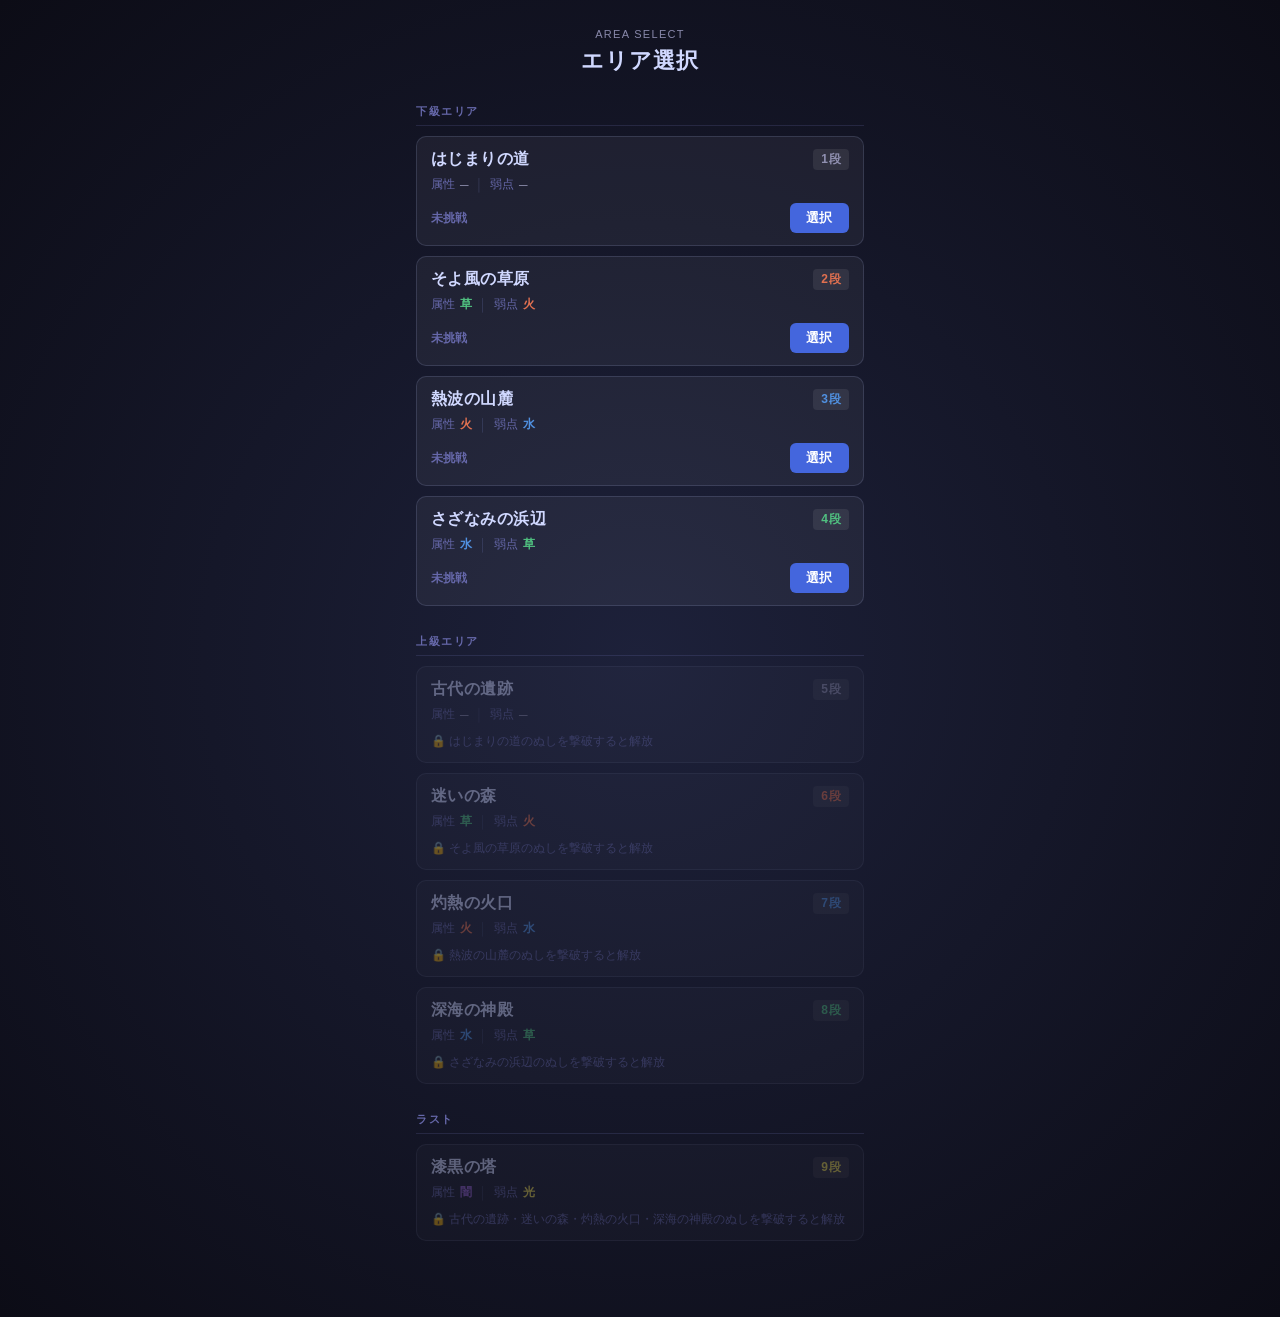
<file: index.html>
<!DOCTYPE html>
<html lang="ja">
<head>
  <meta charset="UTF-8">
  <meta name="viewport" content="width=device-width, initial-scale=1.0">
  <title>九九カードバトル</title>
  <script>
    window.location.replace("area.html");
  </script>
</head>
<body>
  <p>九九カードバトルを読み込み中...</p>
  <p><a href="area.html">ゲームを開始する</a></p>
</body>
</html>
</file>
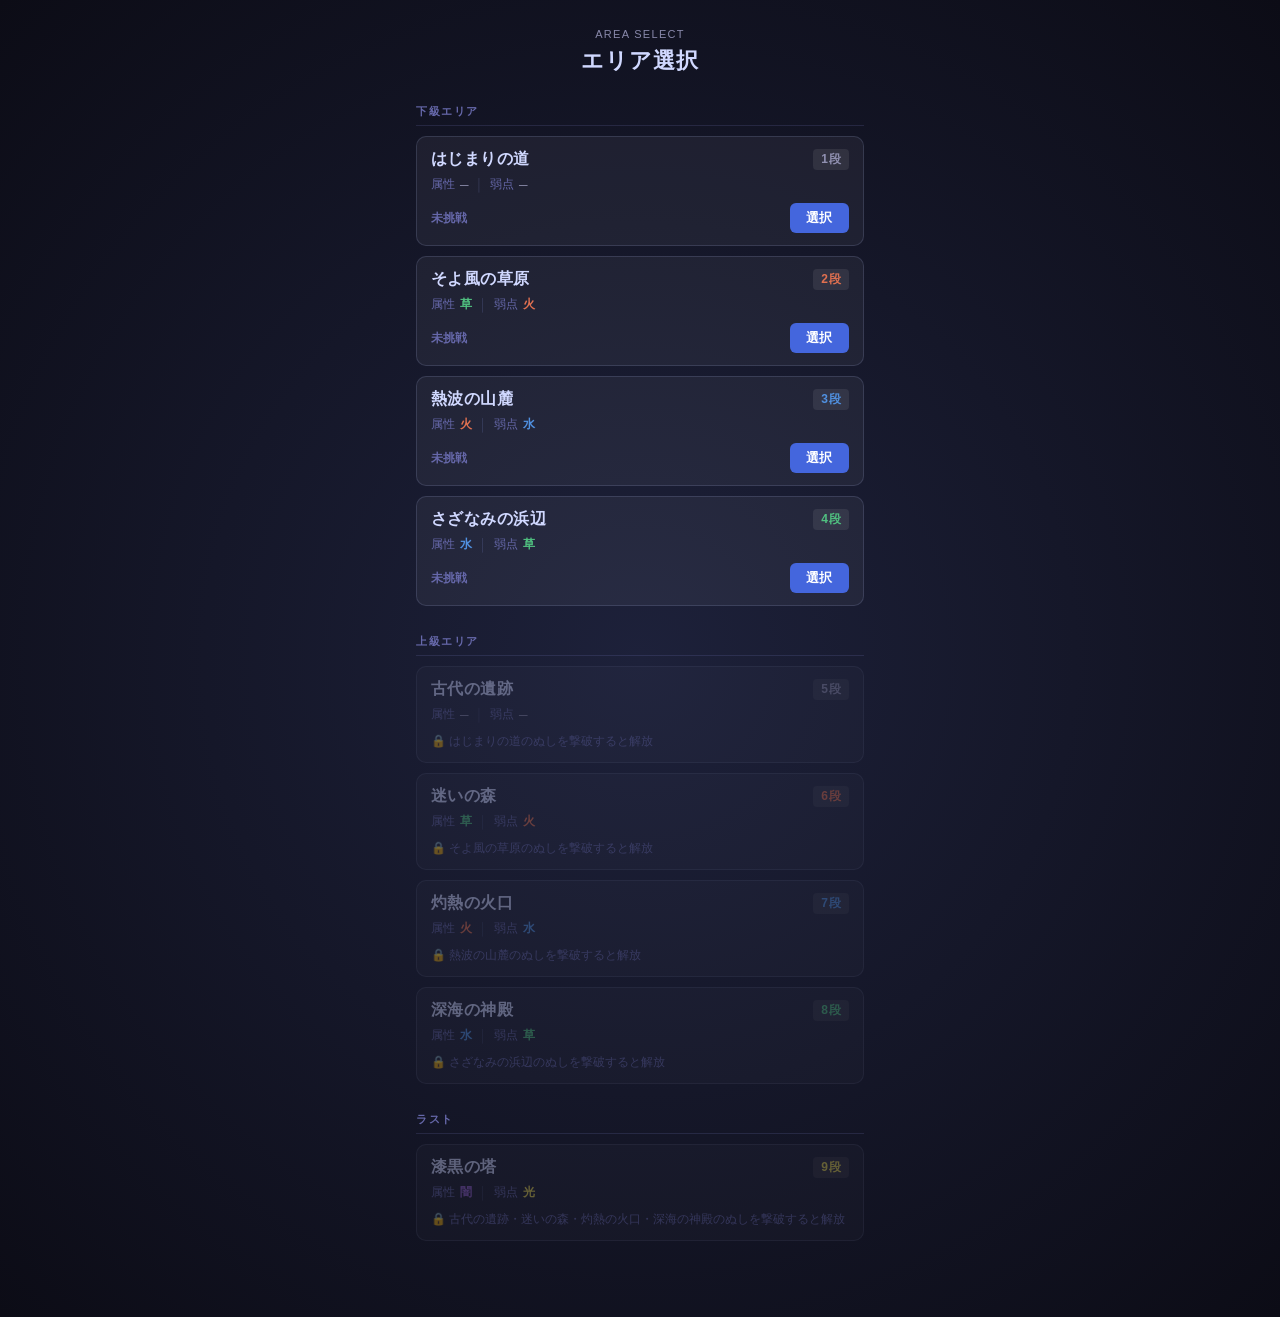
<file: area.html>
<!DOCTYPE html>
<html lang="ja">
<head>
  <meta charset="UTF-8">
  <meta name="viewport" content="width=device-width, initial-scale=1.0">
  <title>エリア選択 - 九九カードバトル</title>
  <link rel="stylesheet" href="src/css/area.css?v=20260628-lowerareas1">
</head>
<body>
<div id="area-screen">

  <div id="area-header">
    <div id="area-subtitle">AREA SELECT</div>
    <div id="area-title">エリア選択</div>
  </div>

  <div id="area-content"></div>

</div>

<script src="src/js/common/storage.js?v=20260628-lowerareas1"></script>
<script src="src/js/common/data/areas.js?v=20260712-shikkoku-high1"></script>
<script src="src/js/common/gameState.js?v=20260628-lowerareas1"></script>
<script src="src/js/area/areaUI.js?v=20260703-kodai-balance1"></script>
</body>
</html>
</file>
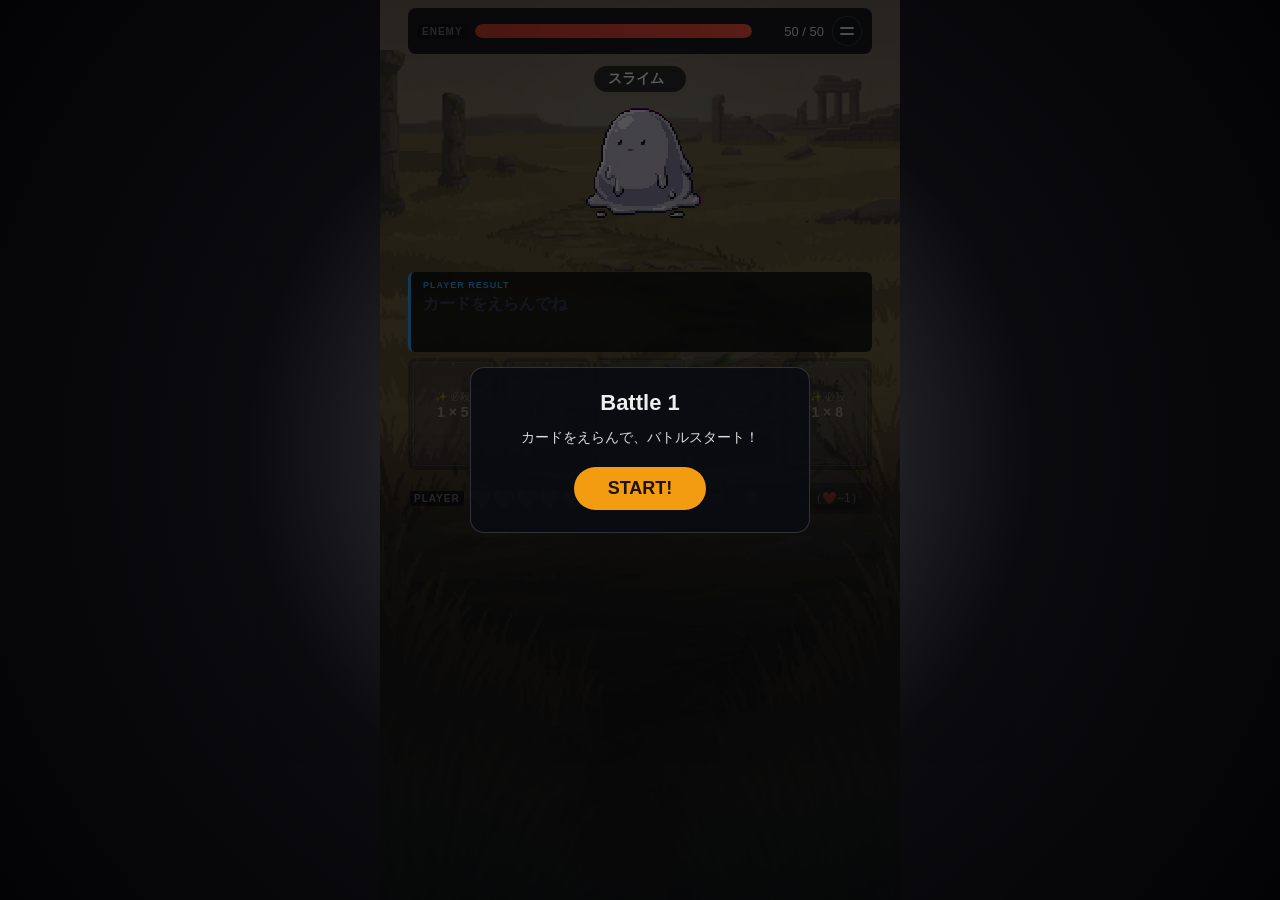
<file: battle.html>
<!DOCTYPE html>
<html lang="ja">
<head>
  <meta charset="UTF-8">
  <meta name="viewport" content="width=device-width, initial-scale=1.0">
  <title>バトル - 九九のグリモワール</title>
  <link rel="stylesheet" href="src/css/battle.css?v=20260717-finalboss-fix1">
</head>
<body>
<div id="battle-screen">

  <!-- 敵HP（最上部） -->
  <div id="enemy-hp-section">
    <span class="section-tag">ENEMY</span>
    <div id="enemy-hp-bar"><div id="enemy-hp-fill"></div></div>
    <div id="enemy-hp-text"></div>
    <button id="battle-menu-btn" type="button" aria-label="メニュー"></button>
    <div id="battle-menu-popover" class="hidden">
      <button class="battle-menu-item" id="sound-toggle-btn" type="button">🔊 サウンド OFF にする</button>
      <button class="battle-menu-item" id="return-stage-btn" type="button">🚪 ステージ選択へ戻る</button>
    </div>
  </div>

  <!-- 敵スプライト：名前→イラスト→行動メッセージ の順 -->
  <div id="enemy-sprite-section">
    <div id="enemy-info-row">
      <span id="enemy-name"></span>
      <span id="enemy-badges"></span>
    </div>
    <div id="enemy-sprite-wrap">
      <img id="holy-effect-circle" class="holy-effect holy-effect-circle hidden" alt="">
      <img id="meteor-effect-circle" class="meteor-effect meteor-effect-circle hidden" alt="">
      <img id="enemy-effect-back" class="enemy-state-effect hidden" alt="">
      <img id="enemy-regen-effect-back" class="enemy-regen-effect enemy-regen-effect-back hidden" alt="">
      <div id="enemy-damage-pop"></div>
      <div id="enemy-sprite"></div>
      <img id="enemy-abyss-wall-effect" class="enemy-abyss-wall-effect hidden" alt="">
      <img id="enemy-regen-effect-front" class="enemy-regen-effect enemy-regen-effect-front hidden" alt="">
      <img id="enemy-effect-front" class="enemy-state-effect hidden" alt="">
      <img id="enemy-power-spark-effect" class="enemy-power-spark-effect hidden" alt="">
      <img id="holy-effect-pillar" class="holy-effect holy-effect-pillar hidden" alt="">
      <img id="meteor-effect-fall" class="meteor-effect meteor-effect-fall hidden" alt="">
      <img id="meteor-effect-impact" class="meteor-effect meteor-effect-impact hidden" alt="">
      <img id="enemy-attack-effect" class="enemy-attack-effect hidden" alt="">
      <img id="enemy-opening-effect" class="enemy-opening-effect hidden" alt="">
      <img id="enemy-intimidate-effect" class="enemy-intimidate-effect hidden" alt="">
      <img id="enemy-zero-void-active-effect" class="enemy-zero-void-active-effect hidden" alt="">
      <img id="enemy-zero-void-warning-effect" class="enemy-zero-void-warning-effect hidden" alt="">
      <img id="enemy-zero-void-break-effect" class="enemy-zero-void-break-effect hidden" alt="">
    </div>
    <div id="enemy-action-msg" class="fb-hidden">
      <div class="enemy-action-label">ENEMY ACTION</div>
      <div id="enemy-action-text"></div>
    </div>
  </div>

  <!-- プレイヤー行動フィードバック -->
  <div id="message-area">
    <div id="feedback-area">
      <div class="feedback-label">PLAYER RESULT</div>
      <div id="feedback-formula"></div>
      <div id="feedback-reading"></div>
      <div id="feedback-correction"></div>
      <div id="feedback-hint"></div>
      <div id="feedback-combo"></div>
    </div>
  </div>

  <!-- 手札 -->
  <div id="hand-area">
    <div id="hand-cards"></div>
    <div id="hand-wave-effect" class="hidden"></div>
  </div>

  <!-- プレイヤー情報（手札直下） -->
  <div id="player-section">
    <div id="player-left">
      <span class="section-tag">PLAYER</span>
      <div id="hearts-area"></div>
    </div>
    <div id="player-right">
      <div id="deck-count"></div>
      <button id="change-hand-btn">🃏 手札交換（❤️−1）</button>
    </div>
  </div>

  <!-- コンボ表示 -->
  <div id="combo-area" class="fb-hidden"></div>

  <!-- 回答スロット：カード回答・敵攻撃かいひ を同一位置に表示 -->
  <div id="interaction-slot">

    <!-- こたえ入力パネル（カード選択時） -->
    <div id="answer-panel" class="hidden">
      <div id="answer-question-row">
        <div id="selected-question"></div>
        <input type="number" inputmode="numeric" id="answer-input" placeholder="こたえ">
      </div>
      <div id="answer-reading-row">
        <div id="selected-reading"></div>
        <div class="answer-reading-spacer"></div>
      </div>
      <div id="answer-buttons">
        <button id="submit-answer-btn">こうげき！</button>
        <button id="cancel-btn">キャンセル</button>
      </div>
    </div>

    <!-- 敵攻撃パネル（ボス攻撃・ザコ反撃） -->
    <div id="enemy-attack-panel" class="hidden">
      <div id="attack-label"></div>
      <div id="attack-hp-warning"></div>
      <div id="attack-question-row">
        <div id="attack-question"></div>
        <input type="number" inputmode="numeric" id="attack-answer-input" placeholder="こたえ">
      </div>
      <div id="attack-reading-row">
        <div id="attack-reading"></div>
        <div class="answer-reading-spacer"></div>
      </div>
      <button id="submit-attack-btn">かいひ！</button>
    </div>

  </div>

</div><!-- /battle-screen -->

<!-- 結果オーバーレイ -->
<div id="result-overlay" class="hidden">
  <div id="result-box">
    <div id="result-title"></div>
    <div id="result-detail"></div>
    <div id="result-mistakes"></div>
    <div id="result-btn-row">
      <button id="result-back-btn">もどる</button>
      <button id="result-retry-btn" class="hidden">もう一回</button>
      <button id="result-stage-btn" class="hidden">ステージ選択へ</button>
    </div>
  </div>
</div>

<img id="player-heal-effect" class="player-heal-effect hidden" src="assets/images/effects/effect_player_heal_v01.png" alt="">
<div id="danger-overlay"></div>
<div id="flash-overlay"></div>
<div id="defeat-transition-overlay"></div>
<img id="enemy-zero-crisis-effect" class="enemy-zero-crisis-effect hidden" alt="">

<!-- バトル開始モーダル -->
<div id="battle-start-overlay">
  <div id="battle-start-box">
    <div id="battle-start-title"></div>
    <div id="battle-start-description"></div>
    <button id="battle-start-btn">START!</button>
  </div>
</div>

<!-- バトル中メニュー 確認モーダル -->
<div id="battle-menu-confirm-overlay" class="hidden">
  <div id="battle-menu-confirm-box">
    <div id="battle-menu-confirm-text">バトルをやめてステージ選択へ戻りますか？</div>
    <div id="battle-menu-confirm-sub">このバトルの途中結果は保存されません。</div>
    <div class="confirm-btn-row">
      <button id="battle-menu-confirm-ok" type="button">戻る</button>
      <button id="battle-menu-confirm-cancel" type="button">キャンセル</button>
    </div>
  </div>
</div>

<script src="src/js/common/storage.js?v=20260629-burn7"></script>
<script src="src/js/common/data/areas.js?v=20260713-finalboss-stepc1"></script>
<script src="src/js/common/data/cardDefs.js?v=20260709-corrupt1"></script>
<script src="src/js/common/data/yomi.js?v=20260629-burn7"></script>
<script src="src/js/common/gameState.js?v=20260629-burn7"></script>
<script src="src/js/battle/battle.js?v=20260717-zero-crisis1"></script>
<script src="src/js/battle/battleUI.js?v=20260717-shikkoku-final-route2"></script>
</body>
</html>
</file>
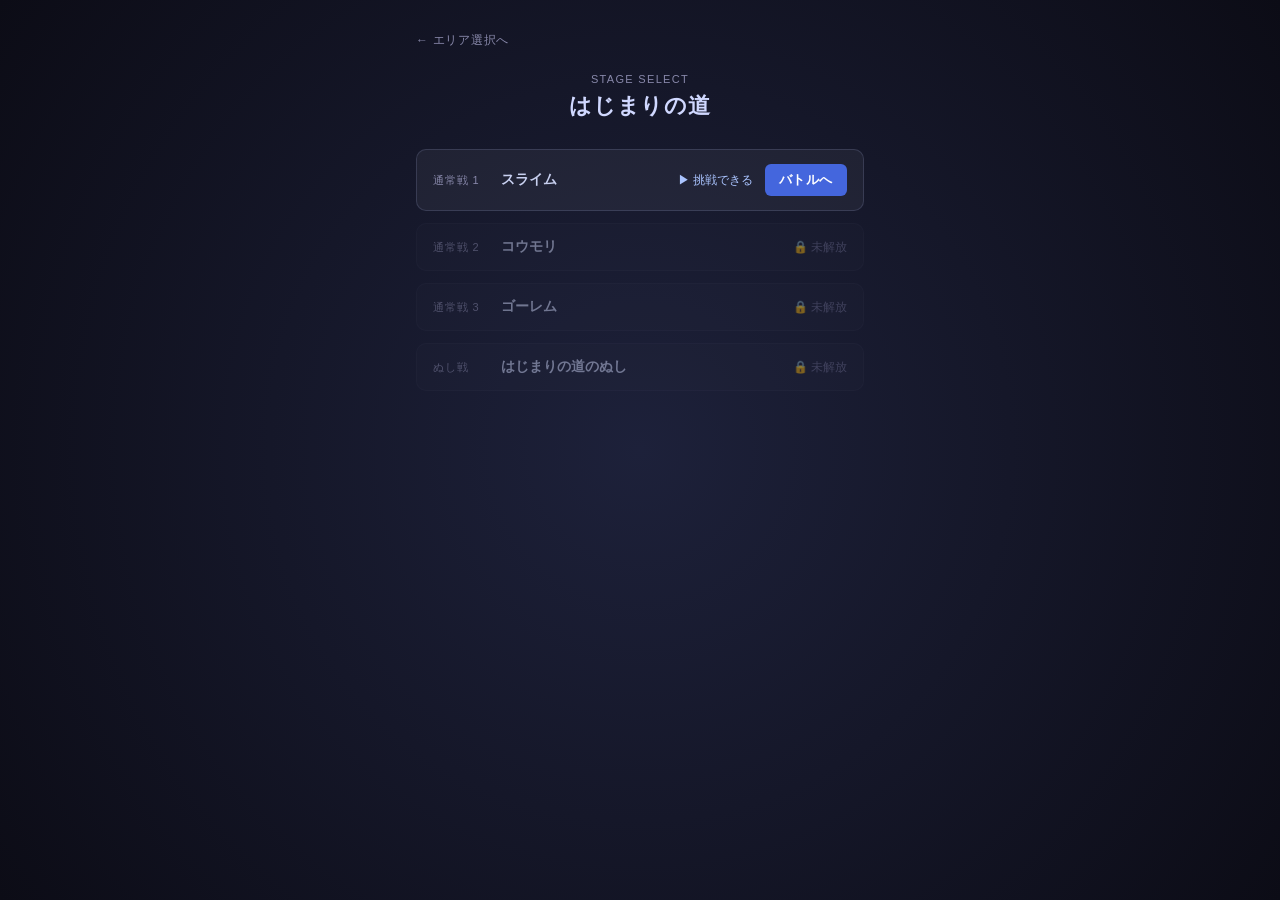
<file: stage.html>
<!DOCTYPE html>
<html lang="ja">
<head>
  <meta charset="UTF-8">
  <meta name="viewport" content="width=device-width, initial-scale=1.0">
  <title>ステージ選択 - 九九カードバトル</title>
  <link rel="stylesheet" href="src/css/stage.css?v=20260628-lowerareas1">
</head>
<body>
<div id="stage-screen">

  <a id="stage-back-link" href="area.html">← エリア選択へ</a>

  <div id="stage-header">
    <div id="stage-subtitle">STAGE SELECT</div>
    <div id="area-name"></div>
  </div>

  <div id="stage-list"></div>

</div>

<script src="src/js/common/storage.js?v=20260628-lowerareas1"></script>
<script src="src/js/common/data/areas.js?v=20260712-shikkoku-high1"></script>
<script src="src/js/common/gameState.js?v=20260628-lowerareas1"></script>
<script src="src/js/stage/stageUI.js?v=20260717-shikkoku-final-route1"></script>
</body>
</html>
</file>
<file: src/css/area.css>
*, *::before, *::after { box-sizing: border-box; margin: 0; padding: 0; }

html, body {
  min-height: 100%;
  background: radial-gradient(circle at center, rgba(30,34,60,0.95) 0%, rgba(12,12,22,1) 100%);
  background-color: #0c0c16;
  color: #e8e8f0;
  font-family: "Hiragino Kaku Gothic ProN", "Hiragino Sans", "Noto Sans JP", sans-serif;
  font-size: 15px;
  -webkit-font-smoothing: antialiased;
}

#area-screen {
  max-width: 480px;
  margin: 0 auto;
  padding: 28px 16px 48px;
  min-height: 100vh;
}

/* ヘッダー */
#area-header {
  text-align: center;
  margin-bottom: 28px;
}

#area-subtitle {
  font-size: 11px;
  letter-spacing: 0.12em;
  color: #8888aa;
  text-transform: uppercase;
  margin-bottom: 6px;
}

#area-title {
  font-size: 22px;
  font-weight: 700;
  color: #d0d8ff;
  letter-spacing: 0.04em;
}

/* セクション */
.area-section {
  margin-bottom: 28px;
}

.area-section-heading {
  font-size: 11px;
  font-weight: 700;
  letter-spacing: 0.14em;
  color: #6668aa;
  text-transform: uppercase;
  border-bottom: 1px solid rgba(120,130,200,0.18);
  padding-bottom: 6px;
  margin-bottom: 10px;
}

/* グリッド */
.area-grid {
  display: flex;
  flex-direction: column;
  gap: 10px;
}

/* エリアカード共通 */
.area-card {
  border-radius: 10px;
  padding: 12px 14px;
  border: 1px solid rgba(160,170,220,0.18);
  background: rgba(255,255,255,0.05);
  transition: background 0.15s, border-color 0.15s;
}

.area-available:hover {
  background: rgba(255,255,255,0.08);
  border-color: rgba(160,170,220,0.30);
}

.area-locked {
  opacity: 0.40;
  pointer-events: none;
}

/* カード上段：名前 + 段バッジ */
.area-card-header {
  display: flex;
  align-items: center;
  justify-content: space-between;
  margin-bottom: 6px;
}

.area-card-name {
  font-size: 16px;
  font-weight: 700;
  color: #d0d8ff;
  letter-spacing: 0.03em;
}

.area-card-dan {
  font-size: 12px;
  font-weight: 700;
  padding: 2px 8px;
  border-radius: 4px;
  background: rgba(255,255,255,0.08);
  letter-spacing: 0.04em;
}

/* カード中段：属性・弱点 */
.area-card-meta {
  font-size: 12px;
  color: #9090b0;
  margin-bottom: 10px;
  display: flex;
  align-items: center;
  gap: 5px;
}

.meta-label {
  color: #6668aa;
}

.meta-sep {
  color: rgba(120,130,200,0.25);
  margin: 0 2px;
}

.meta-value {
  font-weight: 600;
}

/* カード下段：進行状態 + ボタン */
.area-card-foot {
  display: flex;
  align-items: center;
  justify-content: space-between;
}

/* 進行状態 */
.area-prog { font-size: 12px; font-weight: 600; }
.prog-none         { color: #6668aa; }
.prog-in-progress  { color: #aac4ff; }
.prog-boss-reached { color: #e0c860; }
.prog-boss-cleared { color: #66cc88; }
.prog-locked       { font-size: 12px; color: #6668aa; }

/* 選択ボタン */
.area-card-btn {
  border: none;
  border-radius: 6px;
  padding: 6px 16px;
  font-size: 13px;
  font-weight: 700;
  cursor: pointer;
  background: #4466dd;
  color: #fff;
  letter-spacing: 0.04em;
  transition: opacity 0.15s, transform 0.1s;
}

.area-card-btn:hover  { background: #5577ee; }
.area-card-btn:active { opacity: 0.75; transform: scale(0.97); }

/* 属性カラー */
.elem-none  { color: #9090b0; }
.elem-fire  { color: #e07050; }
.elem-water { color: #5090e0; }
.elem-grass { color: #50c080; }
.elem-light { color: #e0d050; }
.elem-dark  { color: #9060cc; }
</file>
<file: src/css/battle.css>
* { box-sizing: border-box; margin: 0; padding: 0; }

html, body {
  width: 100%;
  max-width: 100%;
  overflow-x: hidden;
}

body {
  font-family: sans-serif;
  background: radial-gradient(
    circle at center,
    rgba(45, 50, 80, 0.35) 0%,
    rgba(18, 18, 28, 0.95) 50%,
    rgba(8, 8, 14, 1) 100%
  );
  color: #eee;
  min-height: 100vh;
}

.hidden { display: none !important; }

/* レイアウト高さを維持したまま非表示にする（display:noneによる縦揺れを防ぐ） */
.fb-hidden { visibility: hidden; }

/* ============================================================
   全体レイアウト
   ============================================================ */

#battle-screen {
  max-width: 480px;
  margin: 0 auto;
  padding: 8px;
  display: flex;
  flex-direction: column;
  gap: 6px;
  position: relative;
  overflow-x: hidden;
}

/* 背景画像レイヤー（fixed・中央寄せ・PC幅制限） */
#battle-screen::before {
  content: "";
  position: fixed;
  top: 0;
  left: 50%;
  width: min(100vw, 520px);
  height: 100vh;
  transform: translateX(-50%);
  background-size: cover;
  background-position: center;
  background-repeat: no-repeat;
  z-index: -2;
}

/* 暗めオーバーレイ（背景画像の上・UI下・PC幅制限） */
#battle-screen::after {
  content: "";
  position: fixed;
  top: 0;
  left: 50%;
  width: min(100vw, 520px);
  height: 100vh;
  transform: translateX(-50%);
  background: rgba(10, 12, 28, 0.55);
  z-index: -1;
  pointer-events: none;
}

/* スマホ時：背景を全画面に戻す。
   さらに、スマホでは#battle-screenの内容が縦に長くページがスクロールすることがあり、
   背景がposition:fixed（ビューポート基準）のままだと敵(通常フロー)だけがスクロールで動いてしまい、
   敵が背景の足元/台座からズレて浮いて見える。
   スマホ時のみ背景を#battle-screen基準のposition:absoluteに切り替え、敵を含む本文と一緒にスクロールさせて位置ズレを防ぐ
   （PC幅は視認上ズレの報告がないため既存のfixedのまま変更しない）。 */
@media (max-width: 640px) {
  #battle-screen {
    min-height: 100vh;
  }

  #battle-screen::before,
  #battle-screen::after {
    position: absolute;
    left: 0;
    right: 0;
    top: 0;
    bottom: 0;
    width: 100%;
    height: auto;
    transform: none;
  }
}

/* はじまりの道 通常戦 */
#battle-screen.battle-bg-hajimari::before {
  background-image: url("../../assets/images/backgrounds/battle/bg_battle_hajimari_v01.webp");
}

/* はじまりの道 ぬし戦 */
#battle-screen.battle-bg-hajimari-boss::before {
  background-image: url("../../assets/images/backgrounds/battle/bg_battle_hajimari_boss_v01.webp");
}

/* そよ風の草原 通常戦 */
#battle-screen.battle-bg-soyokaze::before {
  background-image: url("../../assets/images/backgrounds/battle/bg_battle_soyokaze_v01.webp?v=20260627-regen1");
}

/* そよ風の草原 ぬし戦 */
#battle-screen.battle-bg-soyokaze-boss::before {
  background-image: url("../../assets/images/backgrounds/battle/bg_battle_soyokaze_boss_v01.webp?v=20260627-regen1");
}

/* 熱波の山麓 通常戦 */
#battle-screen.battle-bg-neppa::before {
  background-image: url("../../assets/images/backgrounds/battle/bg_battle_neppa_v01.webp?v=20260628-burn6");
}

/* 熱波の山麓 ぬし戦 */
#battle-screen.battle-bg-neppa-boss::before {
  background-image: url("../../assets/images/backgrounds/battle/bg_battle_neppa_boss_v01.webp?v=20260628-burn6");
}

/* さざなみの浜辺 通常戦 */
#battle-screen.battle-bg-sazanami::before {
  background-image: url("../../assets/images/backgrounds/battle/bg_battle_sazanami_v01.webp?v=20260628-burn6");
}

/* さざなみの浜辺 ぬし戦 */
#battle-screen.battle-bg-sazanami-boss::before {
  background-image: url("../../assets/images/backgrounds/battle/bg_battle_sazanami_boss_v01.webp?v=20260628-burn6");
}

/* 古代の遺跡 通常戦 */
#battle-screen.battle-bg-kodai::before {
  background-image: url("../../assets/images/backgrounds/battle/bg_battle_kodai_v01.webp?v=20260703-kodai2");
}

/* 古代の遺跡 ぬし戦 */
#battle-screen.battle-bg-kodai-boss::before {
  background-image: url("../../assets/images/backgrounds/battle/bg_battle_kodai_boss_v01.webp?v=20260703-kodai2");
}

/* 迷いの森 通常戦 */
#battle-screen.battle-bg-mayoi::before {
  background-image: url("../../assets/images/backgrounds/battle/bg_battle_mayoi_v01.webp?v=20260705-mayoi1");
}

/* 迷いの森 ぬし戦 */
#battle-screen.battle-bg-mayoi-boss::before {
  background-image: url("../../assets/images/backgrounds/battle/bg_battle_mayoi_boss_v01.webp?v=20260705-mayoi1");
}

/* 灼熱の火口 通常戦 */
#battle-screen.battle-bg-shakunetsu::before {
  background-image: url("../../assets/images/backgrounds/battle/bg_battle_shakunetsu_v01.webp?v=20260706-shakunetsu1");
}

/* 灼熱の火口 ぬし戦 */
#battle-screen.battle-bg-shakunetsu-boss::before {
  background-image: url("../../assets/images/backgrounds/battle/bg_battle_shakunetsu_boss_v01.webp?v=20260706-shakunetsu1");
}

/* 深海の神殿 通常戦 */
#battle-screen.battle-bg-shinkai::before {
  background-image: url("../../assets/images/backgrounds/battle/bg_battle_shinkai_v01.webp?v=20260706-shinkai1");
}

/* 深海の神殿 ぬし戦 */
#battle-screen.battle-bg-shinkai-boss::before {
  background-image: url("../../assets/images/backgrounds/battle/bg_battle_shinkai_boss_v01.webp?v=20260706-shinkai1");
}

/* 漆黒の塔 低層（第1〜4戦共通） */
#battle-screen.battle-bg-shikkoku-low::before {
  background-image: url("../../assets/images/backgrounds/battle/bg_battle_shikkoku_low_v01.webp?v=20260709-shikkoku1");
}

/* 漆黒の塔 高層（第5〜8戦共通） */
#battle-screen.battle-bg-shikkoku-high::before {
  background-image: url("../../assets/images/backgrounds/battle/bg_battle_shikkoku_high_v01.webp?v=20260712-shikkoku-high1");
}

/* 漆黒の塔 最上階（第9戦・ラスボス）草/火/水共通背景。堕天ククノモクズのみ専用背景（下記）へ切り替える。
   低層・高層と同じ#battle-screen::before方式のため、モバイルでのスクロール・ブラウザUI変動時の
   位置ズレ対策も既存と共通で適用される。 */
#battle-screen.battle-bg-shikkoku-top::before {
  background-image: url("../../assets/images/backgrounds/battle/bg_battle_shikkoku_top_v01.webp");
}

/* 漆黒の塔 最上階・堕天 ククノモクズ専用（崩壊した最上階）。 */
#battle-screen.battle-bg-shikkoku-final::before {
  background-image: url("../../assets/images/backgrounds/battle/bg_battle_shikkoku_final_v01.webp");
}

/* 堕天移行時の背景/敵画像差し替えを短く隠すための暗転（クロスフェード代替の最小案）。
   既存の#battle-screen::after（常設の暗めオーバーレイ）を一時的に強めるだけで、
   新たな重ねレイヤーは追加しない。 */
#battle-screen::after {
  transition: background-color 0.22s ease;
}
#battle-screen.bg-transition-dark::after {
  background-color: rgba(3, 3, 8, 0.97);
}

.section-tag {
  font-size: 10px;
  font-weight: bold;
  color: #666;
  letter-spacing: 1px;
  padding: 2px 4px;
  background: rgba(14, 14, 20, 0.80);
  border-radius: 3px;
  white-space: nowrap;
}

/* ============================================================
   敵HP（最上部）
   ============================================================ */

#enemy-hp-section {
  position: relative;
  display: flex;
  align-items: center;
  gap: 8px;
  background: rgba(10, 12, 18, 0.85);
  padding: 8px 10px;
  border-radius: 8px;
}

/* スマホのみ: Enemy HP を画面上部に fixed 固定 */
@media (max-width: 640px) {
  #enemy-hp-section {
    position: fixed;
    top: 8px;
    left: 50%;
    transform: translateX(-50%);
    width: calc(100% - 16px);
    max-width: 464px;
    z-index: 80;
  }

  /* fixed化で通常フローから外れるため上余白で補正 */
  #battle-screen {
    padding-top: 52px;
  }
}

@supports (top: env(safe-area-inset-top)) {
  @media (max-width: 640px) {
    #enemy-hp-section {
      top: calc(env(safe-area-inset-top) + 8px);
    }
  }
}

#enemy-hp-bar {
  flex: 1;
  height: 14px;
  background: rgba(20, 20, 28, 0.80);
  border-radius: 7px;
  overflow: hidden;
}

#enemy-hp-fill {
  height: 100%;
  background: linear-gradient(90deg, #c0392b, #e74c3c);
  border-radius: 7px;
  transition: width 0.4s ease;
}

#enemy-hp-text {
  font-size: 13px;
  color: #ccc;
  white-space: nowrap;
  min-width: 64px;
  text-align: right;
}

/* ============================================================
   敵スプライト + 名前 + バッジ + 行動メッセージ
   ============================================================ */

#enemy-sprite-section {
  padding: 6px;
  text-align: center;
  position: relative;
  --enemy-name-top: 6px;
  --enemy-sprite-offset-y: 0px;
}

/* 敵ステージ別調整 */
#enemy-sprite-section.enemy-stage-normal3 { --enemy-name-top: -2px; --enemy-sprite-offset-y: 14px; }
#enemy-sprite-section.enemy-stage-boss    { --enemy-name-top: -4px; --enemy-sprite-offset-y: 16px; }

/* 名前・バッジ行 — 敵画像の上に重ねるabsolute pill */
#enemy-info-row {
  position: absolute;
  top: var(--enemy-name-top);
  left: 50%;
  transform: translateX(-50%);
  z-index: 2;
  display: flex;
  width: fit-content;
  max-width: 90%;
  align-items: center;
  justify-content: center;
  gap: 8px;
  flex-wrap: wrap;
  background: rgba(5, 8, 18, 0.68);
  border-radius: 20px;
  padding: 4px 14px;
  white-space: nowrap;
}

#enemy-name {
  font-size: 14px;
  font-weight: bold;
}

#enemy-badges {
  font-size: 13px;
  color: #f0c040;
}

/* スプライトラッパー（ダメージポップ用に relative） */
#enemy-sprite-wrap {
  position: relative;
  display: block;
  width: fit-content;
  margin: 0 auto;
  transform: translateY(var(--enemy-sprite-offset-y));
}

/* 敵の足元影：無効化（敵画像ごとに透明余白が異なるため位置が合わない） */
#enemy-sprite-wrap::after {
  content: none;
}

#enemy-sprite {
  display: inline-block;
  line-height: 0;
  position: relative;
  z-index: 1;
}

/* 敵状態エフェクト画像（ガード・力ため） */
.enemy-state-effect {
  position: absolute;
  left: 50%;
  top: 50%;
  transform: translate(-50%, -50%);
  width: 135%;
  height: 135%;
  object-fit: contain;
  pointer-events: none;
  display: block;
}

#enemy-effect-back  { z-index: 0; }
#enemy-effect-front { z-index: 3; }

.enemy-state-effect.effect-guard {
  width: 138%;
  height: 138%;
  opacity: 0.42;
}

.enemy-state-effect.effect-power-up {
  width: 150%;
  height: 150%;
  opacity: 0.8;
  top: calc(50% - 10px);
}

/* 力ため前面スパーク（ガード#enemy-effect-frontとは別要素で競合を避ける） */
.enemy-power-spark-effect {
  position: absolute;
  left: 50%;
  top: 50%;
  transform: translate(-50%, -50%);
  width: 140%;
  height: 140%;
  object-fit: contain;
  pointer-events: none;
  display: block;
  z-index: 3;
  opacity: 0.75;
}

/* ============================================================
   アビスウォール（漆黒の塔専用・防御ギミック）
   通常ガード(#enemy-effect-front)・力ためとは別要素。敵の前面〜半前面に表示し、
   ダメージポップ(z7)より下、隙あり/威嚇/攻撃エフェクト(z4)と同層に配置する。
   ============================================================ */

.enemy-abyss-wall-effect {
  position: absolute;
  left: 50%;
  top: 50%;
  width: 145%;
  height: 145%;
  max-width: 335px;
  max-height: 335px;
  object-fit: contain;
  pointer-events: none;
  display: block;
  z-index: 4;
}

.enemy-abyss-wall-effect.abyss-wall-visible {
  transform: translate(-50%, -50%);
  opacity: 0.78; /* 敵が見えづらい場合は実機確認後に 0.62〜0.70 へ調整する想定 */
}

/* 登場演出：闇のエネルギーの渦から下側にせり出してくる印象（下から立ち上がる+一瞬のオーバーシュート）
   JS側(triggerAbyssWallSummon)はSTART後ABYSS_WALL_SUMMON_DELAY_MS(400ms)待ってから本アニメーションを開始する。
   アニメーション時間はJS側のABYSS_WALL_SUMMON_ANIM_MS(1080ms)と一致させること。 */
@keyframes kf-abyss-wall-summon {
  0% {
    opacity: 0;
    transform: translate(-50%, -30%) translateY(48px) scale(0.90);
  }
  65% {
    opacity: 0.9;
    transform: translate(-50%, -50%) translateY(-3px) scale(1.03);
  }
  100% {
    opacity: 0.78;
    transform: translate(-50%, -50%) translateY(0) scale(1);
  }
}

.enemy-abyss-wall-effect.abyss-wall-summon {
  animation: kf-abyss-wall-summon 1.08s cubic-bezier(0.22, 1, 0.36, 1) forwards;
}

/* 破壊演出：05（限界間近）を短く見せてから消える想定（非表示化はJS側のsetTimeoutで制御） */
@keyframes kf-abyss-wall-breaking {
  0%   { opacity: 0.78; transform: translate(-50%, -50%) scale(1); }
  30%  { opacity: 1;    transform: translate(-50%, -50%) scale(1.06); }
  100% { opacity: 0;    transform: translate(-50%, -50%) scale(1.14); }
}

.enemy-abyss-wall-effect.abyss-wall-breaking {
  animation: kf-abyss-wall-breaking 0.6s ease-in forwards;
}

/* 敵画像を拡大しても(漆黒の塔高層など)アビスウォールが連動して巨大化しすぎないよう上限を設ける */
@media (max-width: 440px) {
  .enemy-abyss-wall-effect {
    max-width: 320px;
    max-height: 320px;
  }
}

.enemy-image {
  max-width: 190px;
  max-height: 190px;
  object-fit: contain;
  image-rendering: pixelated;
  display: block;
}

.enemy-image.enemy-boss {
  max-width: 220px;
  max-height: 220px;
}

/* 上級エリア（rank=upper/last）は通常敵・ボスともに一回り大きく表示 */
#enemy-sprite-section.enemy-rank-upper .enemy-image,
#enemy-sprite-section.enemy-rank-last .enemy-image {
  max-width: 230px;
  max-height: 230px;
}

#enemy-sprite-section.enemy-rank-upper .enemy-image.enemy-boss,
#enemy-sprite-section.enemy-rank-last .enemy-image.enemy-boss {
  max-width: 300px;
  max-height: 300px;
}

/* 古代の遺跡 グリフォン(normal2)・タイタン(normal3) は上級内でも一回り大きく表示 */
#enemy-sprite-section.enemy-rank-upper.enemy-stage-normal2 .enemy-image {
  max-width: 250px;
  max-height: 250px;
}

#enemy-sprite-section.enemy-rank-upper.enemy-stage-normal3 .enemy-image {
  max-width: 260px;
  max-height: 260px;
}

/* 漆黒の塔 高層(stage5〜8)は、内部ステージキーが"boss"ではないため通常のenemy-rank-lastサイズ(230px)しか
   受け取らない。stage1〜4(低層)より一回り大きく見せるため、high層のみ個別に拡大する。
   アビスウォール(.enemy-abyss-wall-effect)は#enemy-sprite-wrapの幅(fit-content)に対する%指定のため、
   ここを拡大すると連動して巨大化してしまう点に注意（上のmax-width/max-heightクランプで抑制済み）。 */
#enemy-sprite-section.enemy-rank-last.enemy-stage-stage5 .enemy-image,
#enemy-sprite-section.enemy-rank-last.enemy-stage-stage6 .enemy-image,
#enemy-sprite-section.enemy-rank-last.enemy-stage-stage7 .enemy-image {
  max-width: 260px;
  max-height: 260px;
}

#enemy-sprite-section.enemy-rank-last.enemy-stage-stage8 .enemy-image {
  max-width: 300px;
  max-height: 300px;
}

@media (max-width: 440px) {
  #enemy-sprite-section.enemy-rank-upper .enemy-image,
  #enemy-sprite-section.enemy-rank-last .enemy-image {
    max-width: 220px;
    max-height: 220px;
  }

  #enemy-sprite-section.enemy-rank-upper .enemy-image.enemy-boss,
  #enemy-sprite-section.enemy-rank-last .enemy-image.enemy-boss {
    max-width: 280px;
    max-height: 280px;
  }

  #enemy-sprite-section.enemy-rank-upper.enemy-stage-normal2 .enemy-image {
    max-width: 240px;
    max-height: 240px;
  }

  #enemy-sprite-section.enemy-rank-upper.enemy-stage-normal3 .enemy-image {
    max-width: 248px;
    max-height: 248px;
  }

  #enemy-sprite-section.enemy-rank-last.enemy-stage-stage5 .enemy-image,
  #enemy-sprite-section.enemy-rank-last.enemy-stage-stage6 .enemy-image,
  #enemy-sprite-section.enemy-rank-last.enemy-stage-stage7 .enemy-image {
    max-width: 240px;
    max-height: 240px;
  }

  #enemy-sprite-section.enemy-rank-last.enemy-stage-stage8 .enemy-image {
    max-width: 270px;
    max-height: 270px;
  }
}

/* ダメージポップ（敵本体の中央下側に表示。ENEMY HPバーと被らないよう右上表示はやめた） */
#enemy-damage-pop {
  position: absolute;
  left: 50%;
  top: 65%;
  transform: translate(-50%, -50%);
  z-index: 7;
  background: #c0392b;
  color: #fff;
  font-size: 15px;
  font-weight: bold;
  padding: 3px 8px;
  border-radius: 14px;
  pointer-events: none;
  opacity: 0;
  white-space: nowrap;
}

#enemy-damage-pop.pop-animate {
  animation: kf-damage-pop 2.0s ease forwards;
}

#enemy-damage-pop.damage-critical {
  background: linear-gradient(180deg, rgba(40, 10, 8, 0.96), rgba(110, 20, 10, 0.96));
  color: #fff7cc;
  border: 2px solid #ffd45a;
  box-shadow:
    0 0 10px rgba(255, 210, 80, 0.75),
    0 0 18px rgba(255, 160, 40, 0.45);
  font-size: 17px;
}

#enemy-damage-pop.damage-weakness {
  background: rgba(10, 50, 10, 0.92);
  color: #b8fca0;
  border: 1px solid #5fcc44;
}

/* 敵行動メッセージ（敵エリア下部にpill型で表示）。
   white-space: nowrap + max-width の組み合わせだと長文が改行されず画面外へはみ出すため、
   width: max-content（短文は内容幅のまま）+ max-width（画面幅を超えない）+
   overflow-wrap: anywhere（自然に折り返す）へ変更。\n を使ったメッセージは
   white-space: pre-line で意図した位置の改行を活かす。 */
#enemy-action-msg {
  position: absolute;
  bottom: 6px;
  left: 50%;
  right: auto;
  transform: translateX(-50%);
  width: max-content;
  max-width: calc(100% - 16px);
  white-space: pre-line;
  overflow-wrap: anywhere;
  line-height: 1.35;
  padding: 4px 14px;
  border-radius: 20px;
  font-size: 13px;
  background: rgba(5, 8, 18, 0.72);
  color: #bbb;
  text-align: center;
}

/* ENEMY ACTION ラベル */
#enemy-action-msg .enemy-action-label {
  display: none;
}

/* 敵行動タイプ別スタイル（色相を保ちつつ黒系に寄せる） */
.enemy-action-guard   { background: rgba(6, 10, 32, 0.75); color: #6699ff; }
.enemy-action-powerUp { background: rgba(24, 8, 0, 0.75); color: #ff8844; }
.enemy-action-opening { background: rgba(6, 20, 0, 0.75); color: #88ee44; }
.enemy-action-counter,
.enemy-action-bossAttack { background: rgba(28, 0, 0, 0.82); color: #ff4444; font-weight: bold; }
.enemy-action-none    { background: rgba(8, 10, 18, 0.65); color: #888; font-size: 12px; }
.enemy-action-regen   { background: rgba(4, 24, 8, 0.78); color: #8df58a; font-weight: bold; }
.enemy-action-intimidate { background: rgba(24, 0, 28, 0.82); color: #d966ff; font-weight: bold; }

/* ============================================================
   プレイヤー結果フィードバック（青系・ENEMY ACTION と区別）
   ============================================================ */

#message-area {
  /* 高さは #feedback-area が常にスペースを確保するため min-height 不要 */
}

#feedback-area {
  padding: 8px 12px;
  border-radius: 6px;
  background: rgba(6, 8, 14, 0.76);
  backdrop-filter: blur(2px);
  border-left: 3px solid #3498db;
  min-height: 80px;
}

.feedback-label {
  font-size: 9px;
  font-weight: bold;
  color: #3498db;
  letter-spacing: 1px;
  margin-bottom: 4px;
}

#feedback-formula {
  font-size: 16px;
  font-weight: bold;
}

.feedback-correct { color: #2ecc71; }
.feedback-wrong   { color: #e74c3c; }

#feedback-reading {
  font-size: 12px;
  color: #aaa;
  margin-top: 2px;
  padding-left: 6px;
}

/* 不正解時に「正解：」を readEl に表示するときのスタイル上書き */
#feedback-reading.feedback-correct-answer {
  font-size: 13px;
  color: #ccc;
  padding-left: 0;
  margin-top: 4px;
}

#feedback-correction {
  font-size: 12px;
  color: #f39c12;
  margin-top: 4px;
}

#feedback-hint {
  font-size: 12px;
  color: #e74c3c;
  margin-top: 4px;
}

/* ============================================================
   敵攻撃パネル（赤系・ENEMY ATTACK）
   ============================================================ */

#enemy-attack-panel {
  background: rgba(16, 4, 4, 0.82);
  backdrop-filter: blur(2px);
  border: 2px solid #e74c3c;
  border-radius: 10px;
  padding: 12px;
  text-align: center;
}

#attack-label {
  font-weight: bold;
  font-size: 15px;
  color: #ff6655;
  margin-bottom: 4px;
}

#attack-hp-warning {
  font-size: 13px;
  color: #ff8844;
  margin-bottom: 10px;
}

#attack-question {
  justify-self: stretch;
}

#attack-reading {
  font-size: 12px;
  color: #aaa;
  justify-self: stretch;
  margin-bottom: 4px;
}

#attack-answer-input {
  width: 100%;
  padding: 8px;
  font-size: 24px;
  text-align: center;
  border-radius: 8px;
  border: 2px solid #e74c3c;
  background: #fff;
  color: #222;
}

#submit-attack-btn {
  width: 100%;
  padding: 10px;
  background: #c0392b;
  color: #fff;
  border: none;
  border-radius: 8px;
  font-size: 16px;
  cursor: pointer;
}

#submit-attack-btn:hover { background: #a93226; }

/* ============================================================
   手札
   ============================================================ */

#hand-area {
  position: relative;
}

#hand-wave-effect {
  position: absolute;
  inset: 0;
  pointer-events: none;
  z-index: 10;
  background-image: url("../../assets/images/effects/effect_wave_sweep_v01.png?v=20260630-water2");
  background-size: 100% 100%;
  opacity: 0;
}

@keyframes kf-wave-in {
  0%   { opacity: 0; transform: translateX(-110%); }
  25%  { opacity: 1; }
  100% { opacity: 1; transform: translateX(0); }
}

@keyframes kf-wave-out {
  0%   { opacity: 1; transform: translateX(0); }
  100% { opacity: 0; transform: translateX(30%); }
}

#hand-wave-effect.wave-in {
  animation: kf-wave-in 0.50s ease-out forwards;
}

#hand-wave-effect.wave-out {
  animation: kf-wave-out 0.35s ease-in forwards;
}

@keyframes kf-card-wave-dealt {
  0%   { opacity: 0; transform: translateY(10px) scale(0.95); }
  100% { opacity: 1; transform: translateY(0) scale(1); }
}

.card.card-wave-dealt {
  opacity: 1 !important;
  animation: kf-card-wave-dealt 0.40s ease-out forwards;
}

#hand-cards {
  display: grid;
  grid-template-columns: repeat(5, 1fr);
  gap: 4px;
}

.card {
  border-radius: 8px;
  padding: 24px 4px 6px;
  text-align: center;
  cursor: pointer;
  border: 2px solid transparent;
  background-color: rgba(10, 12, 18, 0.82);
  background-size: 100% 100%;
  background-position: center;
  background-repeat: no-repeat;
  transition: transform 0.1s, border-color 0.15s, opacity 0.15s;
  min-height: 112px;
  display: flex;
  flex-direction: column;
  align-items: center;
  justify-content: flex-start;
  gap: 0;
  user-select: none;
  position: relative;
  overflow: hidden;
}

/* カード背景画像の上に薄い黒オーバーレイ（文字可読性確保） */
.card::before {
  content: "";
  position: absolute;
  inset: 0;
  background: rgba(0, 0, 0, 0.12);
  pointer-events: none;
  z-index: 1; /* burn-overlay(z2) より下、背景より上 */
}

/* バッジ・式をオーバーレイより手前に（z-index:1 ベース） */
.card > * {
  position: relative;
  z-index: 1;
}

.card:not(.card-disabled):hover { transform: translateY(-4px); }

.card-selected {
  border-color: #f1c40f !important;
  transform: translateY(-4px);
}

.card-disabled {
  opacity: 0.35;
  cursor: not-allowed;
  pointer-events: none;
}

/* 燃え尽き演出・侵食演出・補充演出中は opacity を強制的に 1 に（interactionLocked でも見える） */
.card.card-burning-out,
.card.card-corrupting-out,
.card.card-holy-transform-flash,
.card.card-dark-weaken-flash,
.card.card-new-dealt {
  opacity: 1 !important;
}

/* 隙あり対象カード強調 */
.card-opening-highlight {
  border-color: #88ee44 !important;
  box-shadow: 0 0 8px #88ee4466;
}

/* 威嚇ロック中カード：タップ不可 + 暗転オーバーレイ + ×表示 */
.card-intimidate-locked {
  cursor: not-allowed;
  pointer-events: none;
}

.card-intimidate-lock {
  position: absolute;
  inset: 0;
  z-index: 4;
  background: rgba(0, 0, 0, 0.6);
  display: flex;
  align-items: center;
  justify-content: center;
  border-radius: 6px;
  font-size: 32px;
  font-weight: 900;
  color: #ff5252;
  text-shadow: 0 2px 4px rgba(0, 0, 0, 0.9);
}

.card-badge {
  font-size: 10px;
  color: #aaa;
  white-space: nowrap;
  text-shadow: 0 1px 3px rgba(0, 0, 0, 0.90);
  z-index: 3; /* burn-overlay(z2) / ::after(z2) より必ず前面 */
  /* rarity-overlay（ホーリー/メテオ/上級）と文字が干渉しないよう少し下げる。
     .card の gap を 6px→0px に詰めて式(.card-formula)の位置を実質維持している（6px + 0px = 元の6px）。*/
  margin-top: 6px;
}

.card-formula {
  font-size: 14px;
  font-weight: bold;
  white-space: nowrap;
  text-shadow: 0 1px 3px rgba(0, 0, 0, 0.90);
  z-index: 3;
}

/* 属性カラー（background-color のみ指定：背景画像と共存させるため shorthand を使わない） */
.element-fire  { background-color: rgba(20, 6, 0, 0.85); border-color: #e74c3c44; }
.element-water { background-color: rgba(0, 8, 22, 0.85); border-color: #3498db44; }
.element-grass { background-color: rgba(0, 18, 0, 0.85); border-color: #27ae6044; }
.element-light { background-color: rgba(20, 18, 0, 0.85); border-color: #f1c40f44; }

/* ============================================================
   カード背景画像
   ============================================================ */

.card-bg-mul-none  { background-image: url("../../assets/images/cards/backgrounds/card_bg_mul_none_v01.png?v=20260628-burn6"); }
.card-bg-mul-fire  { background-image: url("../../assets/images/cards/backgrounds/card_bg_mul_fire_v01.png?v=20260628-burn6"); }
.card-bg-mul-water { background-image: url("../../assets/images/cards/backgrounds/card_bg_mul_water_v01.png?v=20260628-burn6"); }
.card-bg-mul-grass { background-image: url("../../assets/images/cards/backgrounds/card_bg_mul_grass_v01.png?v=20260628-burn6"); }
.card-bg-mul-light { background-image: url("../../assets/images/cards/backgrounds/card_bg_mul_light_v01.png?v=20260628-burn6"); }
.card-bg-mul-dark  { background-image: url("../../assets/images/cards/backgrounds/card_bg_mul_dark_v01.png?v=20260628-burn6"); }
.card-bg-add       { background-image: url("../../assets/images/cards/backgrounds/card_bg_add_v01.png?v=20260630-add1"); }
.card-bg-heal      { background-image: url("../../assets/images/cards/backgrounds/card_bg_heal_v01.png?v=20260628-burn6"); }

/* ============================================================
   プレイヤー情報
   ============================================================ */

#player-section {
  display: flex;
  align-items: center;
  gap: 10px;
  padding: 6px 2px;
}

#player-left {
  display: flex;
  align-items: center;
  gap: 6px;
}

#hearts-area { display: flex; gap: 1px; }
.heart { font-size: 18px; }

#player-right {
  margin-left: auto;
  display: flex;
  align-items: center;
  gap: 10px;
}

#deck-count {
  display: flex;
  align-items: center;
  gap: 3px;
  font-size: 12px;
  color: #aaa;
  white-space: nowrap;
}

.deck-label {
  margin-right: 2px;
  color: #8888aa;
}

.deck-pip {
  width: 8px;
  height: 12px;
  border-radius: 2px;
  border: 1px solid rgba(255, 255, 255, 0.45);
  display: inline-block;
  flex-shrink: 0;
}

.deck-pip.filled {
  background: linear-gradient(180deg, #d4c89e, #9e8e6a);
  box-shadow: 0 1px 2px rgba(0, 0, 0, 0.5);
}

.deck-pip.empty {
  background: rgba(255, 255, 255, 0.12);
  border-color: rgba(255, 255, 255, 0.20);
}

.deck-number {
  margin-left: 4px;
  color: #aaa;
}

#change-hand-btn {
  padding: 7px 10px;
  background: rgba(14, 14, 22, 0.80);
  color: #bbb;
  border: 1px solid rgba(70, 70, 90, 0.50);
  border-radius: 7px;
  font-size: 12px;
  cursor: pointer;
  white-space: nowrap;
}

#change-hand-btn:not(:disabled):hover { background: rgba(22, 22, 34, 0.88); }
#change-hand-btn:disabled { opacity: 0.4; cursor: not-allowed; }

/* ============================================================
   コンボ + こたえ入力
   ============================================================ */

#combo-area {
  display: none; /* コンボは PLAYER RESULT 内に統合したため非表示 */
}

/* PLAYER RESULT 内のコンボ行 */
#feedback-combo {
  font-size: 12px;
  font-weight: bold;
  color: #f39c12;
  margin-top: 4px;
}

/* PLAYER RESULT 初期プレースホルダー */
.feedback-placeholder {
  color: #3a3a58;
  font-size: 13px;
  font-weight: normal;
}

/* 回答スロット：カード回答・敵攻撃かいひ が同一位置に出るコンテナ */
#interaction-slot {
  display: flex;
  flex-direction: column;
}

/* 式＋入力欄・読み表示を2カラムグリッドで揃える */
#answer-question-row,
#attack-question-row,
#answer-reading-row,
#attack-reading-row {
  display: grid;
  grid-template-columns: 1fr 100px;
  column-gap: 8px;
  align-items: center;
  width: 100%;
  max-width: 360px;
  margin-left: auto;
  margin-right: auto;
  margin-bottom: 2px;
}

.answer-reading-spacer {
  width: 100%;
}

#answer-panel {
  background: rgba(8, 10, 16, 0.76);
  backdrop-filter: blur(2px);
  border-radius: 10px;
  padding: 10px;
}

#selected-question {
  justify-self: stretch;
}

#selected-reading {
  font-size: 12px;
  color: #8888aa;
  justify-self: stretch;
  margin-bottom: 4px;
}

#answer-input {
  width: 100%;
  padding: 8px;
  font-size: 24px;
  text-align: center;
  border-radius: 8px;
  border: 2px solid #3498db;
  background: #fff;
  color: #222;
}

#answer-buttons {
  display: grid;
  grid-template-columns: 1fr 100px;
  column-gap: 8px;
  width: 100%;
  max-width: 360px;
  margin-left: auto;
  margin-right: auto;
}

#submit-answer-btn {
  flex: 2;
  padding: 10px;
  background: #c0392b;
  color: #fff;
  border: none;
  border-radius: 8px;
  font-size: 16px;
  cursor: pointer;
}

#submit-answer-btn:hover { background: #a93226; }

/* カード種別ごとのボタン色 */
#submit-answer-btn.action-mul { background: #c07800; }
#submit-answer-btn.action-mul:hover { background: #a06000; }

#submit-answer-btn.action-add { background: #c0392b; }
#submit-answer-btn.action-add:hover { background: #a93226; }

#submit-answer-btn.action-sub { background: #1e7e34; }
#submit-answer-btn.action-sub:hover { background: #166128; }

#cancel-btn {
  flex: 1;
  padding: 10px;
  background: rgba(40, 40, 52, 0.92);
  color: #ddd;
  border: 1px solid rgba(255, 255, 255, 0.18);
  border-radius: 8px;
  font-size: 14px;
  cursor: pointer;
}

#cancel-btn:hover { background: rgba(56, 56, 72, 0.96); }

/* 式分解レイアウト（4カラムグリッド: 左数字 / 演算子 / 右数字 / = ） */
.formula-layout {
  display: grid;
  grid-template-columns: 1fr 0.7fr 1fr 0.7fr;
  align-items: center;
  width: 100%;
  font-size: 30px;
  font-weight: bold;
}

.formula-part {
  text-align: center;
  white-space: nowrap;
}

/* 読み分解レイアウト（式カラムに対応） */
.formula-reading-layout {
  display: grid;
  grid-template-columns: 1fr 0.7fr 1fr 0.7fr;
  width: 100%;
}

.reading-part {
  text-align: center;
  white-space: nowrap;
}

/* 足し算・引き算の読みは1行テキスト */
.formula-reading-simple {
  padding-left: 4px;
}

/* ============================================================
   結果オーバーレイ
   ============================================================ */

#result-overlay {
  position: fixed;
  inset: 0;
  background: rgba(0, 0, 0, 0.88);
  display: flex;
  align-items: center;
  justify-content: center;
  z-index: 100;
}

#result-box {
  background: rgba(10, 12, 18, 0.97);
  border-radius: 14px;
  padding: 28px 24px;
  max-width: 360px;
  width: 90%;
  text-align: center;
}

#result-title  { font-size: 34px; font-weight: bold; margin-bottom: 10px; }
#result-detail { font-size: 13px; color: #ccc; margin-bottom: 18px; }

.result-area-name    { font-size: 13px; color: #8888aa; margin-bottom: 4px; }
.result-stage-label  { font-size: 16px; font-weight: bold; color: #eee; margin-bottom: 4px; }
.result-next-hint    { font-size: 13px; color: #f39c12; margin-bottom: 8px; }
.result-hearts-label { font-size: 11px; color: #8888aa; margin-top: 8px; margin-bottom: 2px; }
.result-hearts       { font-size: 22px; letter-spacing: 2px; }
#result-mistakes { text-align: left; margin-bottom: 18px; }

.mistakes-heading {
  font-size: 14px;
  font-weight: bold;
  color: #f39c12;
  margin-bottom: 6px;
}

.mistake-row {
  font-size: 13px;
  padding: 4px 0;
  border-bottom: 1px solid rgba(40, 40, 60, 0.50);
  color: #ddd;
}

.no-mistakes {
  font-size: 16px;
  color: #2ecc71;
  font-weight: bold;
  text-align: center;
}

#result-btn-row {
  display: flex;
  flex-direction: column;
  align-items: center;
  gap: 10px;
}

#result-back-btn {
  padding: 12px 36px;
  background: #3498db;
  color: #fff;
  border: none;
  border-radius: 10px;
  font-size: 16px;
  cursor: pointer;
  width: 180px;
}

#result-back-btn:hover { background: #2980b9; }

#result-retry-btn {
  padding: 9px 28px;
  background: transparent;
  color: #3498db;
  border: 1px solid #3498db;
  border-radius: 10px;
  font-size: 14px;
  cursor: pointer;
  width: 180px;
}

#result-retry-btn:hover { background: rgba(52, 152, 219, 0.12); }

#result-stage-btn {
  padding: 9px 28px;
  background: transparent;
  color: #aaa;
  border: 1px solid rgba(160, 170, 220, 0.45);
  border-radius: 10px;
  font-size: 14px;
  cursor: pointer;
  width: 180px;
}

#result-stage-btn:hover { background: rgba(160, 170, 220, 0.12); }

/* ============================================================
   炎上オーバーレイ（火属性エリア：card-burn-overlay）
   ============================================================ */

/*
 * レイヤー順（.card 内 stacking context）
 *   z-index: 4  .card-intimidate-lock （威嚇ロックの×表示）
 *   z-index: 3  .card-badge / .card-formula / 各種フラッシュ演出::after （数式・バッジ・変化フラッシュ）
 *   z-index: 2  .card-burn-overlay / .card-corrupt-overlay / それぞれの ::after 発光（炎上・闇侵食）
 *   z-index: 1  .card-rarity-overlay （特殊/上級overlay。card::before と同z-indexだがDOM順で上に重なる）
 *   z-index: 1  .card::before （可読性確保の黒オーバーレイ。generated contentのため実質最背面扱い）
 *   z-index: 0  カード背景画像
 */

/* 特殊/上級カードoverlay（card_overlay_holy/meteor/upper）。属性背景は変更せず上に重ねるだけ。 */
.card > .card-rarity-overlay {
  position: absolute;
  inset: 0;
  pointer-events: none;
  background-size: 100% 100%;
  background-repeat: no-repeat;
  background-position: center;
  border-radius: 6px;
  z-index: 1;
}

.card-overlay-holy {
  background-image: url("../../assets/images/cards/overlays/card_overlay_holy_v01.png?v=20260711-cardoverlay1");
}
.card-overlay-meteor {
  background-image: url("../../assets/images/cards/overlays/card_overlay_meteor_v01.png?v=20260711-cardoverlay1");
}
.card-overlay-upper {
  background-image: url("../../assets/images/cards/overlays/card_overlay_upper_v01.png?v=20260711-cardoverlay1");
  opacity: 0.9;
}

/* .card > * の z-index:1 を上書きして絶対配置・z-index:2 にする */
.card > .card-burn-overlay {
  position: absolute;
  inset: 0;
  pointer-events: none;
  background-size: 100% 100%;
  background-repeat: no-repeat;
  border-radius: 6px;
  z-index: 2;
  opacity: 0;
}

.card-burn-overlay.burn-age-1 {
  background-image: url("../../assets/images/cards/backgrounds/card_bg_burn01_v01.png?v=20260628-burn6");
  opacity: 1;
}
.card-burn-overlay.burn-age-2 {
  background-image: url("../../assets/images/cards/backgrounds/card_bg_burn02_v01.png?v=20260628-burn6");
  opacity: 1;
}
.card-burn-overlay.burn-age-3 {
  background-image: url("../../assets/images/cards/backgrounds/card_bg_burn03_v01.png?v=20260628-burn6");
  opacity: 1;
}
.card-burn-overlay.burn-age-4 {
  background-image: url("../../assets/images/cards/backgrounds/card_bg_burn04_v01.png?v=20260628-burn6");
  opacity: 1;
}
.card-burn-overlay.burn-age-5 {
  background-image: url("../../assets/images/cards/backgrounds/card_bg_burn05_v01.png?v=20260628-burn6");
  opacity: 1;
}

@keyframes kf-burn-fade-in {
  from { opacity: 0; }
  to   { opacity: 1; }
}

.card-burn-overlay.burn-fade-in {
  animation: kf-burn-fade-in 0.22s ease forwards;
}

@keyframes kf-card-burning-out {
  0% {
    transform: scale(1);
    filter: none;
  }
  20% {
    transform: scale(1.05) rotate(-1deg);
    filter: brightness(1.08);
  }
  50% {
    transform: scale(1.00) rotate(1deg);
    filter: brightness(0.90);
  }
  75% {
    transform: scale(0.96);
    filter: brightness(0.75);
  }
  100% {
    transform: scale(0.90);
    filter: brightness(0.60);
  }
}

@keyframes kf-card-burning-glow {
  0%   { opacity: 0; }
  40%  { opacity: 0.44; }
  100% { opacity: 0.70; }
}

.card.card-burning-out {
  animation: kf-card-burning-out 1.1s ease forwards;
}

/* 燃え尽きカードの赤黒発光オーバーレイ（burn05 より上、テキストより下） */
.card.card-burning-out::after {
  content: "";
  position: absolute;
  inset: 0;
  z-index: 2;
  background: radial-gradient(ellipse at center, rgba(220, 40, 0, 0.36), rgba(0, 0, 0, 0.52));
  border-radius: 6px;
  pointer-events: none;
  animation: kf-card-burning-glow 1.1s ease forwards;
}

@keyframes kf-card-new-dealt {
  0%   { opacity: 0; transform: translateY(12px) scale(0.94); }
  100% { opacity: 1; transform: translateY(0) scale(1); }
}

.card.card-new-dealt {
  opacity: 1 !important;
  animation: kf-card-new-dealt 0.45s ease forwards;
}

@keyframes kf-card-replaced-after-use {
  0% {
    opacity: 0;
    transform: translateY(24px) scale(0.92);
  }
  68% {
    opacity: 1;
    transform: translateY(-2px) scale(1.03);
  }
  100% {
    opacity: 1;
    transform: translateY(0) scale(1);
  }
}

.card.card-replaced-after-use {
  opacity: 1 !important;
  animation: kf-card-replaced-after-use 0.55s ease-out forwards;
}

/* ============================================================
   闇侵食オーバーレイ（闇属性エリア：card-corrupt-overlay）
   炎上オーバーレイと同じレイヤー構造（z-index 2、::after で z-index 2 の発光）。
   1×1ホーリーはこの演出の対象外（呼び出し側で除外済み）。
   ============================================================ */

.card > .card-corrupt-overlay {
  position: absolute;
  inset: 0;
  pointer-events: none;
  background-size: 100% 100%;
  background-repeat: no-repeat;
  border-radius: 6px;
  z-index: 2;
  opacity: 0;
}

.card-corrupt-overlay.corrupt-age-1 {
  background-image: url("../../assets/images/cards/backgrounds/card_bg_corrupt_dark01_v01.png?v=20260709-corrupt1");
  opacity: 1;
}
.card-corrupt-overlay.corrupt-age-2 {
  background-image: url("../../assets/images/cards/backgrounds/card_bg_corrupt_dark02_v01.png?v=20260709-corrupt1");
  opacity: 1;
}
.card-corrupt-overlay.corrupt-age-3 {
  background-image: url("../../assets/images/cards/backgrounds/card_bg_corrupt_dark03_v01.png?v=20260709-corrupt1");
  opacity: 1;
}
.card-corrupt-overlay.corrupt-age-4 {
  background-image: url("../../assets/images/cards/backgrounds/card_bg_corrupt_dark04_v01.png?v=20260709-corrupt1");
  opacity: 1;
}
.card-corrupt-overlay.corrupt-age-5 {
  background-image: url("../../assets/images/cards/backgrounds/card_bg_corrupt_dark05_v01.png?v=20260709-corrupt1");
  opacity: 1;
}

.card-corrupt-overlay.corrupt-fade-in {
  animation: kf-burn-fade-in 0.22s ease forwards;
}

@keyframes kf-card-corrupting-out {
  0% {
    transform: scale(1);
    filter: none;
  }
  20% {
    transform: scale(1.04) rotate(1deg);
    filter: brightness(0.95) saturate(0.8);
  }
  50% {
    transform: scale(1.00) rotate(-1deg);
    filter: brightness(0.80) saturate(0.6);
  }
  75% {
    transform: scale(0.97);
    filter: brightness(0.68) saturate(0.4);
  }
  100% {
    transform: scale(0.94);
    filter: brightness(0.55) saturate(0.3);
  }
}

@keyframes kf-card-corrupting-glow {
  0%   { opacity: 0; }
  40%  { opacity: 0.40; }
  100% { opacity: 0.68; }
}

.card.card-corrupting-out {
  animation: kf-card-corrupting-out 1.1s ease forwards;
}

/* 侵食中カードの紫黒発光オーバーレイ（corrupt-age-5 より上、テキストより下） */
.card.card-corrupting-out::after {
  content: "";
  position: absolute;
  inset: 0;
  z-index: 2;
  background: radial-gradient(ellipse at center, rgba(110, 20, 160, 0.38), rgba(0, 0, 0, 0.55));
  border-radius: 6px;
  pointer-events: none;
  animation: kf-card-corrupting-glow 1.1s ease forwards;
}

/* ホーリー化演出：闇侵食で1×1ホーリーに変化した直後、カード全体を白〜金色にフラッシュ */
@keyframes kf-card-holy-transform-flash {
  0%   { opacity: 0; }
  35%  { opacity: 0.95; }
  100% { opacity: 0; }
}

.card.card-holy-transform-flash::after {
  content: "";
  position: absolute;
  inset: 0;
  z-index: 3;
  background: radial-gradient(ellipse at center, rgba(255, 255, 255, 0.95), rgba(255, 215, 120, 0.65) 60%, transparent 100%);
  border-radius: 6px;
  pointer-events: none;
  animation: kf-card-holy-transform-flash 0.85s ease-out forwards;
}

/* 闇侵食の弱化/消滅演出：ホーリー化とは別枠の黒紫フラッシュ（変化直後のカードに重ねる。中の数式は既に新しい値） */
@keyframes kf-card-dark-weaken-flash {
  0%   { opacity: 0.95; }
  50%  { opacity: 0.65; }
  100% { opacity: 0; }
}

.card.card-dark-weaken-flash::after {
  content: "";
  position: absolute;
  inset: 0;
  z-index: 3;
  background: radial-gradient(ellipse at center, rgba(150, 30, 210, 0.85), rgba(8, 0, 18, 0.92) 70%);
  border-radius: 6px;
  pointer-events: none;
  animation: kf-card-dark-weaken-flash 0.5s ease-out forwards;
}

/* ============================================================
   特殊カード発光（ホーリー／メテオ）
   背景画像は変更せず、外枠のbox-shadowのみ薄く常時パルスさせる。
   ============================================================ */

@keyframes kf-card-special-glow-holy {
  0%, 100% { box-shadow: 0 0 6px 1px rgba(255, 235, 150, 0.45); }
  50%      { box-shadow: 0 0 11px 3px rgba(255, 215, 100, 0.75); }
}

@keyframes kf-card-special-glow-meteor {
  0%, 100% { box-shadow: 0 0 6px 1px rgba(255, 120, 40, 0.45); }
  50%      { box-shadow: 0 0 11px 3px rgba(255, 80, 20, 0.75); }
}

.card.card-special-holy {
  animation: kf-card-special-glow-holy 2.2s ease-in-out infinite;
}

.card.card-special-meteor {
  animation: kf-card-special-glow-meteor 2.2s ease-in-out infinite;
}

/* ============================================================
   バトル開始モーダル
   ============================================================ */

#battle-start-overlay {
  position: fixed;
  inset: 0;
  z-index: 95;
  display: flex;
  align-items: center;
  justify-content: center;
  background: rgba(0, 0, 0, 0.62);
}

#battle-start-box {
  width: min(88vw, 340px);
  padding: 22px 18px;
  border-radius: 14px;
  background: rgba(10, 12, 18, 0.96);
  border: 1px solid rgba(255, 255, 255, 0.16);
  text-align: center;
}

#battle-start-title {
  font-size: 22px;
  font-weight: bold;
  margin-bottom: 10px;
}

#battle-start-description {
  font-size: 14px;
  line-height: 1.6;
  color: #ddd;
  margin-bottom: 18px;
  white-space: pre-line;
}

#battle-start-btn {
  padding: 11px 34px;
  border: none;
  border-radius: 999px;
  background: #f39c12;
  color: #1b1200;
  font-size: 18px;
  font-weight: bold;
  cursor: pointer;
}

#battle-start-btn:hover {
  background: #e08e0b;
}

/* ============================================================
   演出アニメーション
   ============================================================ */

/* ダメージポップ（敵本体中央下側。基準transformのtranslate(-50%,-50%)を保ったまま、少し下に落ちながら消える） */
@keyframes kf-damage-pop {
  0%   { opacity: 0; transform: translate(-50%, calc(-50% - 8px)) scale(0.95); }
  15%  { opacity: 1; transform: translate(-50%, -50%) scale(1.08); }
  70%  { opacity: 1; transform: translate(-50%, calc(-50% + 10px)) scale(1.04); }
  100% { opacity: 0; transform: translate(-50%, calc(-50% + 18px)) scale(0.95); }
}

/* 画面フラッシュオーバーレイ（UI全体を一瞬だけ色づけ） */
#flash-overlay {
  position: fixed;
  inset: 0;
  pointer-events: none;
  z-index: 3;
  background: transparent;
}

@keyframes kf-flash-white {
  0%, 100% { background: transparent; }
  30%      { background: rgba(46, 46, 80, 0.35); }
}
@keyframes kf-flash-green {
  0%, 100% { background: transparent; }
  30%      { background: rgba(26, 46, 34, 0.40); }
}
@keyframes kf-flash-miss {
  0%, 100% { background: transparent; }
  30%      { background: rgba(46, 26, 26, 0.40); }
}
@keyframes kf-flash-fire {
  0%, 100% { background: transparent; }
  30%      { background: rgba(46, 30, 10, 0.40); }
}
@keyframes kf-flash-water {
  0%, 100% { background: transparent; }
  30%      { background: rgba(14, 30, 50, 0.40); }
}
@keyframes kf-flash-grass {
  0%, 100% { background: transparent; }
  30%      { background: rgba(14, 46, 26, 0.40); }
}
@keyframes kf-flash-light {
  0%, 100% { background: transparent; }
  30%      { background: rgba(46, 42, 16, 0.40); }
}

#flash-overlay.flash-white { animation: kf-flash-white 0.4s ease forwards; }
#flash-overlay.flash-green { animation: kf-flash-green 0.4s ease forwards; }
#flash-overlay.flash-miss  { animation: kf-flash-miss  0.35s ease forwards; }
#flash-overlay.flash-fire  { animation: kf-flash-fire  0.45s ease forwards; }
#flash-overlay.flash-water { animation: kf-flash-water 0.45s ease forwards; }
#flash-overlay.flash-grass { animation: kf-flash-grass 0.45s ease forwards; }
#flash-overlay.flash-light { animation: kf-flash-light 0.45s ease forwards; }

/* 被ダメージフラッシュ（ハートが減った瞬間） */
@keyframes kf-flash-player-damage {
  0%, 100% { background: transparent; }
  15%      { background: rgba(255, 220, 80, 0.28); }
  35%      { background: rgba(220, 40, 30, 0.36); }
}

#flash-overlay.flash-player-damage {
  animation: kf-flash-player-damage 0.45s ease forwards;
}

/* 低HP常時危険演出オーバーレイ */
#danger-overlay {
  position: fixed;
  inset: 0;
  pointer-events: none;
  z-index: 1;
  opacity: 0;
  transition: opacity 0.35s ease, background 0.35s ease;
}

#danger-overlay.danger-hp2 {
  opacity: 1;
  background: rgba(255, 210, 60, 0.10);
}

#danger-overlay.danger-hp1 {
  opacity: 1;
  background: radial-gradient(
    circle at center,
    rgba(255, 0, 0, 0.08) 0%,
    rgba(180, 0, 0, 0.14) 55%,
    rgba(0, 0, 0, 0.38) 100%
  );
}

/* 画面全体シェイク（被ダメージ） */
@keyframes kf-screen-shake {
  0%, 100% { transform: translateX(0); }
  15%      { transform: translateX(-6px); }
  30%      { transform: translateX(6px); }
  45%      { transform: translateX(-4px); }
  60%      { transform: translateX(4px); }
  75%      { transform: translateX(-2px); }
}

#battle-screen.screen-shake {
  animation: kf-screen-shake 0.35s ease;
}

/* ============================================================
   スマホ対応（横幅 440px 以下）
   ============================================================ */

@media (max-width: 440px) {
  /* PLAYER行を1行に収める：ハート・山札・手札交換を同一行に */
  #player-section {
    gap: 6px;
  }
  #player-left {
    flex-shrink: 0;
  }
  /* スマホではPLAYERラベル不要 */
  #player-left .section-tag {
    display: none;
  }
  /* 山札・ボタンの隙間を縮小 */
  #player-right {
    gap: 6px;
  }

  /* スマホ幅ではデッキピップを小さくして幅を節約 */
  .deck-pip {
    width: 5px;
    height: 9px;
  }

  /* 手札交換ボタンを圧縮 */
  #change-hand-btn {
    padding: 6px 8px;
    font-size: 11px;
  }

  /* セクション間の隙間を縮小 */
  #battle-screen {
    gap: 4px;
  }
  #enemy-hp-section {
    padding: 6px 8px;
  }

  /* ENEMY ACTIONをよりコンパクトに */
  #enemy-action-msg {
    font-size: 12px;
    padding: 4px 8px;
  }

  /* 手札カード5枚を画面幅に収める */
  .card {
    padding: 18px 2px 4px;
    min-height: 96px;
  }
  .card-formula {
    font-size: 12px;
  }
  .card-badge {
    font-size: 9px;
  }
}


/* 敵待機モーション（種族別・常時ループ） */
@keyframes kf-idle-slime {
  0%, 100% { transform: translateY(var(--enemy-sprite-offset-y)) scaleY(1); }
  50%      { transform: translateY(calc(var(--enemy-sprite-offset-y) - 3px)) scaleY(1.03); }
}
@keyframes kf-idle-bat {
  0%, 50%, 100% { transform: translateY(var(--enemy-sprite-offset-y)) rotate(0deg); }
  25%           { transform: translateY(calc(var(--enemy-sprite-offset-y) - 2px)) rotate(-1deg); }
  75%           { transform: translateY(calc(var(--enemy-sprite-offset-y) - 2px)) rotate(1deg); }
}
@keyframes kf-idle-golem {
  0%, 100% { transform: translate(0, var(--enemy-sprite-offset-y)); }
  33%      { transform: translate(1px, calc(var(--enemy-sprite-offset-y) - 1px)); }
  66%      { transform: translate(-1px, var(--enemy-sprite-offset-y)); }
}
@keyframes kf-idle-dragon {
  0%, 100% { transform: translateY(var(--enemy-sprite-offset-y)) scale(1); }
  50%      { transform: translateY(var(--enemy-sprite-offset-y)) scale(1.015); }
}
@keyframes kf-idle-wolf {
  0%, 100% { transform: translateY(var(--enemy-sprite-offset-y)) scale(1); }
  50%      { transform: translateY(var(--enemy-sprite-offset-y)) scale(1.012); }
}
@keyframes kf-idle-griffin {
  0%, 100% { transform: translate(0, var(--enemy-sprite-offset-y)); }
  50%      { transform: translate(1px, calc(var(--enemy-sprite-offset-y) - 3px)); }
}
@keyframes kf-idle-titan {
  0%, 100% { transform: translate(0, var(--enemy-sprite-offset-y)); }
  40%      { transform: translate(-1.5px, calc(var(--enemy-sprite-offset-y) - 1px)); }
  70%      { transform: translate(1.5px, var(--enemy-sprite-offset-y)); }
}
@keyframes kf-idle-behemoth {
  0%, 100% { transform: translateY(var(--enemy-sprite-offset-y)) scale(1); }
  45%      { transform: translateY(calc(var(--enemy-sprite-offset-y) - 1px)) scale(1.02); }
  85%      { transform: translateY(var(--enemy-sprite-offset-y)) scale(1.01) translateX(1px); }
}

#enemy-sprite-wrap.enemy-idle-slime    { animation: kf-idle-slime    2.4s ease-in-out infinite; }
#enemy-sprite-wrap.enemy-idle-bat      { animation: kf-idle-bat      1.6s ease-in-out infinite; }
#enemy-sprite-wrap.enemy-idle-golem    { animation: kf-idle-golem    3.2s ease-in-out infinite; }
#enemy-sprite-wrap.enemy-idle-dragon   { animation: kf-idle-dragon   3.0s ease-in-out infinite; }
#enemy-sprite-wrap.enemy-idle-wolf     { animation: kf-idle-wolf     2.0s ease-in-out infinite; }
#enemy-sprite-wrap.enemy-idle-griffin  { animation: kf-idle-griffin  2.2s ease-in-out infinite; }
#enemy-sprite-wrap.enemy-idle-titan    { animation: kf-idle-titan    3.6s ease-in-out infinite; }
#enemy-sprite-wrap.enemy-idle-behemoth { animation: kf-idle-behemoth 4.0s ease-in-out infinite; }

/* ラスボス専用待機モーション。零積神ククノミコト（草/火/水共通）：既存種族より長い周期で
   ゆっくり上下に浮遊する、神秘的で揺らしすぎない動き。 */
@keyframes kf-idle-kukunomikoto {
  0%, 100% { transform: translateY(var(--enemy-sprite-offset-y)) scale(1); }
  50%      { transform: translateY(calc(var(--enemy-sprite-offset-y) - 6px)) scale(1.008); }
}
#enemy-sprite-wrap.enemy-idle-kukunomikoto { animation: kf-idle-kukunomikoto 4.6s ease-in-out infinite; }

/* 堕天ククノモクズ：崩壊・暴走を感じる不規則な細かい震え。常時激しすぎず視認性を損なわない範囲。 */
@keyframes kf-idle-kukunomokuzu {
  0%, 100% { transform: translate(0, var(--enemy-sprite-offset-y)); }
  15%      { transform: translate(-1.5px, calc(var(--enemy-sprite-offset-y) - 1px)); }
  30%      { transform: translate(1px, var(--enemy-sprite-offset-y)); }
  48%      { transform: translate(-1px, calc(var(--enemy-sprite-offset-y) + 1px)); }
  63%      { transform: translate(1.5px, calc(var(--enemy-sprite-offset-y) - 1px)); }
  80%      { transform: translate(-1px, var(--enemy-sprite-offset-y)); }
}
#enemy-sprite-wrap.enemy-idle-kukunomokuzu { animation: kf-idle-kukunomokuzu 1.9s ease-in-out infinite; }

/* 一時演出中は待機モーションを停止（種族ルールより後ろに置き、animation-play-stateを確実に上書きする） */
#enemy-sprite-wrap.enemy-idle-paused {
  animation-play-state: paused;
}

@media (prefers-reduced-motion: reduce) {
  #enemy-sprite-wrap {
    animation: none !important;
  }
}

/* 敵ダメージシェイク */
@keyframes kf-enemy-shake {
  0%, 100% { transform: translateX(0); }
  20%      { transform: translateX(-10px); }
  40%      { transform: translateX(10px); }
  60%      { transform: translateX(-6px); }
  80%      { transform: translateX(6px); }
}

#enemy-sprite.enemy-shake {
  animation: kf-enemy-shake 0.5s ease;
}

/* 敵行動前モーション */
@keyframes kf-enemy-preaction {
  0%   { transform: translateY(0) scale(1); }
  45%  { transform: translateY(-12px) scale(1.12); }
  100% { transform: translateY(0) scale(1); }
}

#enemy-sprite.enemy-preaction {
  animation: kf-enemy-preaction 0.5s ease;
}

/* 敵撃退演出：白フラッシュ→小さな震え→沈み込みながら縮小→フェードアウト（合計0.8秒）。
   filterで明滅させるため既存のenemy-shake/enemy-preactionと違い#enemy-sprite自体のDOM/srcには触れない。
   JS側(playEnemyDefeatEffect)はこの0.8sとタイマーを一致させ、実行中は待機モーション(#enemy-sprite-wrap)を一時停止する。 */
@keyframes kf-enemy-defeated {
  0%   { transform: translate(0, 0) scale(1);       opacity: 1; filter: brightness(1)   saturate(1); }
  10%  { transform: translate(0, 0) scale(1.03);     opacity: 1; filter: brightness(2.4) saturate(0.2); }
  25%  { transform: translate(-5px, 0) scale(1);     opacity: 1; filter: brightness(1.6) saturate(0.5); }
  40%  { transform: translate(5px, 0) scale(1);      opacity: 1; filter: brightness(1.25) saturate(0.75); }
  55%  { transform: translate(-2px, 2px) scale(0.99); opacity: 1; filter: brightness(1.05) saturate(0.9); }
  100% { transform: translate(0, 26px) scale(0.8);   opacity: 0; filter: brightness(1)   saturate(1); }
}

#enemy-sprite.enemy-defeated {
  animation: kf-enemy-defeated 0.8s ease-in forwards;
}

/* ラスボス4フェーズ連戦：次形態出現時のフェードイン（旧形態の撃退演出とは別枠、通常の最終撃破には使わない）。
   旧画像→新画像の切替自体はJS側で撃退演出のコールバック内（同期的、描画は挟まない）で行うため
   旧画像が一瞬見える問題は起きないが、「次の姿が現れた」印象を明確にするための演出として追加する。 */
@keyframes kf-enemy-phase-appearing {
  0%   { opacity: 0;    transform: scale(0.86); filter: brightness(1.7) saturate(0.3); }
  60%  { opacity: 1;    transform: scale(1.03);  filter: brightness(1.15) saturate(0.85); }
  100% { opacity: 1;    transform: scale(1);     filter: brightness(1) saturate(1); }
}

#enemy-sprite.enemy-phase-appearing {
  animation: kf-enemy-phase-appearing 0.6s ease-out;
}

/* ============================================================
   会心フラッシュ
   ============================================================ */

@keyframes kf-flash-critical {
  0%, 100% { background: transparent; }
  12%      { background: rgba(255, 255, 255, 0.30); }
  28%      { background: rgba(255, 215, 80, 0.34); }
  48%      { background: rgba(255, 255, 255, 0.16); }
}

#flash-overlay.flash-critical {
  animation: kf-flash-critical 0.52s ease forwards;
}

/* ============================================================
   プレイヤー回復エフェクト
   ============================================================ */

#player-heal-effect {
  position: fixed;
  left: 50%;
  top: 52%;
  width: 95vw;
  max-width: 520px;
  transform: translate(-50%, -50%) scale(0.92);
  pointer-events: none;
  z-index: 2;
  opacity: 0;
}

.player-heal-effect.heal-animate {
  animation: kf-player-heal-effect 0.75s ease forwards;
}

@keyframes kf-player-heal-effect {
  0%   { opacity: 0;    transform: translate(-50%, -50%) scale(0.88); }
  18%  { opacity: 0.42; transform: translate(-50%, -50%) scale(0.96); }
  70%  { opacity: 0.38; transform: translate(-50%, -50%) scale(1.02); }
  100% { opacity: 0;    transform: translate(-50%, -50%) scale(1.08); }
}

/* ============================================================
   敵リジェネエフェクト
   ============================================================ */

.enemy-regen-effect {
  position: absolute;
  left: 50%;
  top: 50%;
  width: 165%;
  height: 165%;
  transform: translate(-50%, -50%);
  object-fit: contain;
  pointer-events: none;
  opacity: 0;
}

.enemy-regen-effect-back  { z-index: 0; }
.enemy-regen-effect-front { z-index: 2; }

.enemy-regen-effect.regen-animate {
  animation: kf-enemy-regen-effect 1.0s ease forwards;
}

.enemy-regen-effect-front.regen-animate {
  animation: kf-enemy-regen-effect-front 1.0s ease forwards;
}

@keyframes kf-enemy-regen-effect {
  0%   { opacity: 0;    transform: translate(-50%, -50%) scale(0.88); }
  18%  { opacity: 0.58; transform: translate(-50%, -50%) scale(0.96); }
  70%  { opacity: 0.54; transform: translate(-50%, -50%) scale(1.02); }
  100% { opacity: 0;    transform: translate(-50%, -50%) scale(1.08); }
}

@keyframes kf-enemy-regen-effect-front {
  0%   { opacity: 0;    transform: translate(-50%, -50%) scale(0.88); }
  18%  { opacity: 0.48; transform: translate(-50%, -50%) scale(0.96); }
  70%  { opacity: 0.44; transform: translate(-50%, -50%) scale(1.02); }
  100% { opacity: 0;    transform: translate(-50%, -50%) scale(1.08); }
}

/* ============================================================
   敵攻撃エフェクト
   ============================================================ */

.enemy-attack-effect {
  position: absolute;
  left: 50%;
  top: 50%;
  transform: translate(-50%, -50%);
  object-fit: contain;
  pointer-events: none;
  z-index: 4;
  opacity: 0;
}

.enemy-attack-effect.attack-normal {
  width: 145%;
  height: 145%;
}

.enemy-attack-effect.attack-strong {
  width: 175%;
  height: 175%;
}

.enemy-attack-effect.attack-animate {
  animation: kf-enemy-attack-effect 0.65s ease forwards;
}

@keyframes kf-enemy-attack-effect {
  0%   { opacity: 0; transform: translate(-50%, -50%) scale(0.85); }
  15%  { opacity: 1; transform: translate(-50%, -50%) scale(1.05); }
  70%  { opacity: 1; transform: translate(-50%, -50%) scale(1.0); }
  100% { opacity: 0; transform: translate(-50%, -50%) scale(1.08); }
}

/* ============================================================
   隙ありエフェクト
   ============================================================ */

.enemy-opening-effect {
  position: absolute;
  right: -18%;
  top: 12%;
  width: 68%;
  height: 68%;
  object-fit: contain;
  pointer-events: none;
  z-index: 4;
  opacity: 0.88;
  animation: kf-opening-marker 1.2s ease-in-out infinite;
}

@keyframes kf-opening-marker {
  0%, 100% { transform: scale(1);    opacity: 0.82; }
  50%      { transform: scale(1.06); opacity: 1;    }
}

/* ============================================================
   威嚇エフェクト（敵中心から円形に拡大しつつフェードアウト）
   ============================================================ */

.enemy-intimidate-effect {
  position: absolute;
  left: 50%;
  top: 50%;
  transform: translate(-50%, -50%);
  width: 150%;
  height: 150%;
  object-fit: contain;
  pointer-events: none;
  z-index: 4;
  opacity: 0;
}

.enemy-intimidate-effect.intimidate-animate {
  animation: kf-enemy-intimidate-effect 0.9s ease-out forwards;
}

@keyframes kf-enemy-intimidate-effect {
  0%   { opacity: 0;   transform: translate(-50%, -50%) scale(0.5); }
  25%  { opacity: 0.9; transform: translate(-50%, -50%) scale(1.0); }
  70%  { opacity: 0.6; transform: translate(-50%, -50%) scale(1.3); }
  100% { opacity: 0;   transform: translate(-50%, -50%) scale(1.5); }
}

/* ============================================================
   ゼロ・ヴォイド（ラスボス専用行動）
   予告（一瞬のフラッシュ）・発動中（常設パルス）・破裂（無効化/貫通の解決演出）の3層。
   壁が残っている間は選ばれない（areas.js側のwallActiveテーブルでweight:0）ため、
   アビスウォールの表示(z-index:4)と同時に出ることは想定しない。
   ============================================================ */

.enemy-zero-void-warning-effect {
  position: absolute;
  left: 50%;
  top: 50%;
  transform: translate(-50%, -50%);
  width: 150%;
  height: 150%;
  object-fit: contain;
  pointer-events: none;
  z-index: 4;
  opacity: 0;
}

/* 1.1s（旧0.9s）へ延長し、15%〜70%を高不透明度で保持することで「予告」として明確に
   認識できる時間を確保する（実機でwarning→activeの境目が分かりにくいという報告を受けての調整）。 */
.enemy-zero-void-warning-effect.zero-void-warning-animate {
  animation: kf-enemy-zero-void-warning 1.1s ease-out forwards;
}

@keyframes kf-enemy-zero-void-warning {
  0%   { opacity: 0;    transform: translate(-50%, -50%) scale(0.6); }
  15%  { opacity: 1;     transform: translate(-50%, -50%) scale(1.08); }
  70%  { opacity: 0.92;  transform: translate(-50%, -50%) scale(1.0); }
  100% { opacity: 0;    transform: translate(-50%, -50%) scale(0.92); }
}

.enemy-zero-void-active-effect {
  position: absolute;
  left: 50%;
  top: 50%;
  transform: translate(-50%, -50%);
  width: 140%;
  height: 140%;
  object-fit: contain;
  pointer-events: none;
  z-index: 2;
  opacity: 0;
}

.enemy-zero-void-active-effect.zero-void-active-visible {
  opacity: 0.75;
  animation: kf-enemy-zero-void-active-pulse 1.6s ease-in-out infinite;
}

@keyframes kf-enemy-zero-void-active-pulse {
  0%, 100% { transform: translate(-50%, -50%) scale(1);    opacity: 0.65; }
  50%      { transform: translate(-50%, -50%) scale(1.08); opacity: 0.85; }
}

.enemy-zero-void-break-effect {
  position: absolute;
  left: 50%;
  top: 50%;
  transform: translate(-50%, -50%);
  width: 150%;
  height: 150%;
  object-fit: contain;
  pointer-events: none;
  z-index: 5;
  opacity: 0;
}

.enemy-zero-void-break-effect.zero-void-break-animate {
  animation: kf-enemy-zero-void-break 0.7s ease-out forwards;
}

@keyframes kf-enemy-zero-void-break {
  0%   { opacity: 0;   transform: translate(-50%, -50%) scale(0.7); }
  20%  { opacity: 1;   transform: translate(-50%, -50%) scale(1.1); }
  100% { opacity: 0;   transform: translate(-50%, -50%) scale(1.6); }
}

/* ============================================================
   ゼロ・クライシス（堕天ククノモクズ専用行動）
   #enemy-sprite-wrap配下だとサイズ/overflowの制約を受けるため、body直下に固定配置し、
   敵付近から小さく出現→プレイヤー側へ迫るように拡大→画面を覆う直前にフェードアウトさせる。
   ============================================================ */

.enemy-zero-crisis-effect {
  position: fixed;
  left: 50%;
  top: 34%;
  width: 260px;
  height: 260px;
  max-width: 60vw;
  max-height: 60vw;
  object-fit: contain;
  transform: translate(-50%, -50%) scale(0.15);
  opacity: 0;
  pointer-events: none;
  z-index: 60;
}

.enemy-zero-crisis-effect.zero-crisis-approach {
  animation: kf-zero-crisis-approach 1.3s ease-in forwards;
}

@keyframes kf-zero-crisis-approach {
  0% {
    opacity: 0;
    transform: translate(-50%, -50%) scale(0.15);
  }
  18% {
    opacity: 0.9;
    transform: translate(-50%, -50%) scale(0.25);
  }
  55% {
    opacity: 1;
    transform: translate(-50%, -40%) scale(0.65);
  }
  100% {
    opacity: 0;
    transform: translate(-50%, 10%) scale(2.4);
  }
}

/* 対象カードの変化演出：赤紫のフラッシュ + 一瞬縮む + 外周の短い発光。
   炎上/闇侵食/ホーリー化/威嚇/補充の各専用クラスとは別枠（同時に付与されても競合しない）。 */
@keyframes kf-card-zero-crisis-shrink {
  0%   { transform: scale(1); }
  30%  { transform: scale(0.90); }
  65%  { transform: scale(1.04); }
  100% { transform: scale(1); }
}

.card.card-zero-crisis-changed {
  animation: kf-card-zero-crisis-shrink 0.65s ease-out;
  box-shadow: 0 0 0 2px rgba(210, 40, 140, 0.9), 0 0 16px 4px rgba(210, 40, 140, 0.75);
}

@keyframes kf-card-zero-crisis-flash {
  0%   { opacity: 0.92; }
  100% { opacity: 0; }
}

.card.card-zero-crisis-changed::after {
  content: "";
  position: absolute;
  inset: 0;
  z-index: 3;
  background: radial-gradient(ellipse at center, rgba(210, 40, 140, 0.70), rgba(20, 0, 15, 0.85) 70%);
  border-radius: 6px;
  pointer-events: none;
  animation: kf-card-zero-crisis-flash 0.65s ease-out forwards;
}

/* ============================================================
   敗北/撤退 暗転演出
   ============================================================ */

#defeat-transition-overlay {
  position: fixed;
  inset: 0;
  pointer-events: none;
  z-index: 90;
  opacity: 0;
  background: transparent;
}

#defeat-transition-overlay.defeat-transition-active {
  animation: kf-defeat-transition 1.15s ease forwards;
}

@keyframes kf-defeat-transition {
  0%   { opacity: 0; background: rgba(180,  0,  0, 0.00); }
  22%  { opacity: 1; background: rgba(190, 20, 20, 0.42); }
  58%  { opacity: 1; background: rgba( 80,  0,  0, 0.70); }
  100% { opacity: 1; background: rgba(  0,  0,  0, 0.92); }
}

/* ============================================================
   バトル中メニュー
   ============================================================ */

/* 2本線ハンバーガーボタン */
#battle-menu-btn {
  position: relative;
  flex-shrink: 0;
  width: 30px;
  height: 30px;
  border-radius: 50%;
  background: rgba(20, 20, 28, 0.90);
  border: 1px solid rgba(255, 255, 255, 0.15);
  cursor: pointer;
  padding: 0;
  outline: none;
  -webkit-tap-highlight-color: transparent;
}

#battle-menu-btn::before,
#battle-menu-btn::after {
  content: "";
  position: absolute;
  left: 50%;
  transform: translateX(-50%);
  width: 14px;
  height: 2px;
  background: #ccc;
  border-radius: 1px;
}

#battle-menu-btn::before { top: 10px; }
#battle-menu-btn::after  { bottom: 10px; }

/* ポップオーバーメニュー */
#battle-menu-popover {
  position: absolute;
  top: calc(100% + 6px);
  right: 0;
  background: rgba(18, 18, 28, 0.97);
  border: 1px solid rgba(255, 255, 255, 0.12);
  border-radius: 8px;
  padding: 4px 0;
  min-width: 172px;
  z-index: 85;
  box-shadow: 0 4px 16px rgba(0, 0, 0, 0.6);
}

.battle-menu-item {
  display: block;
  width: 100%;
  padding: 10px 16px;
  background: none;
  border: none;
  color: #ddd;
  font-size: 14px;
  font-family: sans-serif;
  text-align: left;
  cursor: pointer;
  -webkit-tap-highlight-color: transparent;
}

.battle-menu-item:active {
  background: rgba(255, 255, 255, 0.08);
}

/* 確認モーダル */
#battle-menu-confirm-overlay {
  position: fixed;
  inset: 0;
  background: rgba(0, 0, 0, 0.75);
  display: flex;
  align-items: center;
  justify-content: center;
  z-index: 105;
}

#battle-menu-confirm-box {
  background: rgba(18, 18, 28, 0.98);
  border: 1px solid rgba(255, 255, 255, 0.15);
  border-radius: 12px;
  padding: 24px 20px;
  max-width: 300px;
  width: calc(100% - 32px);
  text-align: center;
}

#battle-menu-confirm-text {
  font-size: 15px;
  color: #ddd;
  line-height: 1.5;
  margin-bottom: 8px;
}

#battle-menu-confirm-sub {
  font-size: 12px;
  color: #888;
  margin-bottom: 20px;
}

.confirm-btn-row {
  display: flex;
  gap: 10px;
  justify-content: center;
}

#battle-menu-confirm-ok {
  padding: 10px 20px;
  background: rgba(180, 50, 50, 0.85);
  border: none;
  border-radius: 8px;
  color: #fff;
  font-size: 14px;
  font-family: sans-serif;
  cursor: pointer;
  -webkit-tap-highlight-color: transparent;
}

#battle-menu-confirm-cancel {
  padding: 10px 20px;
  background: rgba(50, 50, 70, 0.85);
  border: 1px solid rgba(255, 255, 255, 0.10);
  border-radius: 8px;
  color: #ccc;
  font-size: 14px;
  font-family: sans-serif;
  cursor: pointer;
  -webkit-tap-highlight-color: transparent;
}

/* ============================================================
   ホーリー究極魔法エフェクト
   ============================================================ */

.holy-effect {
  position: absolute;
  pointer-events: none;
  object-fit: contain;
  opacity: 0;
}

#holy-effect-circle {
  left: 50%;
  top: 72%;
  width: 150%;
  height: 70%;
  transform: translate(-50%, -50%) scale(0.75);
  z-index: 0;
}

#holy-effect-pillar {
  left: 50%;
  top: 45%;
  width: 180%;
  height: 190%;
  transform: translate(-50%, -50%) translateY(-20px) scaleY(0.92);
  z-index: 4;
}

.holy-effect-circle.holy-circle-animate {
  animation: holyCircle 1.7s ease-out forwards;
}

.holy-effect-pillar.holy-pillar-animate {
  animation: holyPillar 1.35s ease-out forwards;
}

@keyframes holyCircle {
  0%   { opacity: 0; transform: translate(-50%, -50%) scale(0.75); }
  15%  { opacity: 1; transform: translate(-50%, -50%) scale(1.00); }
  80%  { opacity: 1; transform: translate(-50%, -50%) scale(1.04); }
  100% { opacity: 0; transform: translate(-50%, -50%) scale(1.06); }
}

@keyframes holyPillar {
  0%   { opacity: 0; transform: translate(-50%, -50%) translateY(-20px) scaleY(0.92); }
  15%  { opacity: 1; transform: translate(-50%, -50%) translateY(0) scaleY(1.00); }
  70%  { opacity: 1; transform: translate(-50%, -50%) scale(1.00); }
  100% { opacity: 0; transform: translate(-50%, -50%) scale(1.04); }
}

/* ============================================================
   メテオ究極魔法エフェクト
   ============================================================ */

.meteor-effect {
  position: absolute;
  pointer-events: none;
  object-fit: contain;
  opacity: 0;
}

#meteor-effect-circle {
  left: 50%;
  top: 72%;
  width: 150%;
  height: 70%;
  transform: translate(-50%, -50%) scale(0.75);
  z-index: 0;
}

#meteor-effect-fall {
  left: 50%;
  top: 45%;
  width: 190%;
  height: 190%;
  transform: translate(-140%, -120%) scale(0.65) rotate(-8deg);
  z-index: 5;
}

#meteor-effect-impact {
  left: 50%;
  top: 58%;
  width: 190%;
  height: 150%;
  transform: translate(-50%, -50%) scale(0.75);
  z-index: 6;
}

.meteor-effect-circle.meteor-circle-animate {
  animation: meteorCircle 2.1s ease-out forwards;
}

.meteor-effect-fall.meteor-fall-animate {
  animation: meteorFall 0.6s ease-in forwards;
}

.meteor-effect-impact.meteor-impact-animate {
  animation: meteorImpact 0.7s ease-out forwards;
}

@keyframes meteorCircle {
  0%   { opacity: 0; transform: translate(-50%, -50%) scale(0.75); }
  10%  { opacity: 1; transform: translate(-50%, -50%) scale(1.00); }
  80%  { opacity: 1; transform: translate(-50%, -50%) scale(1.06); }
  100% { opacity: 0; transform: translate(-50%, -50%) scale(1.08); }
}

@keyframes meteorFall {
  0%   { opacity: 0; transform: translate(-140%, -120%) scale(0.65) rotate(-8deg); }
  10%  { opacity: 1; }
  100% { opacity: 1; transform: translate(-50%, -50%) scale(1.30) rotate(-8deg); }
}

@keyframes meteorImpact {
  0%   { opacity: 0; transform: translate(-50%, -50%) scale(0.75); }
  8%   { opacity: 1; transform: translate(-50%, -50%) scale(0.85); }
  30%  { opacity: 1; transform: translate(-50%, -50%) scale(1.05); }
  100% { opacity: 0; transform: translate(-50%, -50%) scale(1.15); }
}
</file>
<file: src/css/stage.css>
*, *::before, *::after { box-sizing: border-box; margin: 0; padding: 0; }

html, body {
  min-height: 100%;
  background: radial-gradient(circle at center, rgba(30,34,60,0.95) 0%, rgba(12,12,22,1) 100%);
  background-color: #0c0c16;
  color: #e8e8f0;
  font-family: "Hiragino Kaku Gothic ProN", "Hiragino Sans", "Noto Sans JP", sans-serif;
  font-size: 15px;
  -webkit-font-smoothing: antialiased;
}

#stage-screen {
  max-width: 480px;
  margin: 0 auto;
  padding: 28px 16px 48px;
  min-height: 100vh;
}

/* 戻るリンク */
#stage-back-link {
  display: inline-block;
  font-size: 12px;
  color: #8888aa;
  text-decoration: none;
  letter-spacing: 0.06em;
  margin-bottom: 20px;
  padding: 4px 0;
  transition: color 0.15s;
}

#stage-back-link:hover { color: #aac4ff; }

/* ヘッダー */
#stage-header {
  text-align: center;
  margin-bottom: 28px;
}

#stage-subtitle {
  font-size: 11px;
  letter-spacing: 0.12em;
  color: #8888aa;
  text-transform: uppercase;
  margin-bottom: 6px;
}

#area-name {
  font-size: 22px;
  font-weight: 700;
  color: #d0d8ff;
  letter-spacing: 0.04em;
}

/* ステージリスト */
#stage-list {
  display: flex;
  flex-direction: column;
  gap: 12px;
}

/* ステージカード */
.stage-card {
  background: rgba(255,255,255,0.05);
  border: 1px solid rgba(160,170,220,0.18);
  border-radius: 10px;
  padding: 14px 16px;
  display: flex;
  align-items: center;
  gap: 12px;
  transition: background 0.15s;
}

.stage-card.stage-locked {
  background: rgba(255,255,255,0.02);
  border-color: rgba(100,100,130,0.12);
  opacity: 0.5;
  pointer-events: none;
}

/* カード内レイアウト */
.stage-card-label {
  font-size: 11px;
  color: #8888aa;
  letter-spacing: 0.08em;
  white-space: nowrap;
  min-width: 56px;
}

.stage-card-enemy {
  font-size: 14px;
  font-weight: 600;
  color: #c8d0f0;
  flex: 1;
}

.stage-card-status {
  font-size: 12px;
  white-space: nowrap;
}

.status-cleared   { color: #66cc88; }
.status-available { color: #aac4ff; }
.status-locked    { color: #666688; }

/* ボタン */
.stage-card-btn {
  border: none;
  border-radius: 6px;
  padding: 7px 14px;
  font-size: 13px;
  font-weight: 700;
  cursor: pointer;
  white-space: nowrap;
  letter-spacing: 0.04em;
  transition: opacity 0.15s, transform 0.1s;
}

.stage-card-btn:active {
  opacity: 0.75;
  transform: scale(0.97);
}

.btn-available {
  background: #4466dd;
  color: #fff;
}

.btn-available:hover {
  background: #5577ee;
}

.btn-cleared {
  background: rgba(80,100,160,0.35);
  color: #aabbdd;
  border: 1px solid rgba(120,140,200,0.25);
}

.btn-cleared:hover {
  background: rgba(80,100,160,0.5);
}
</file>
